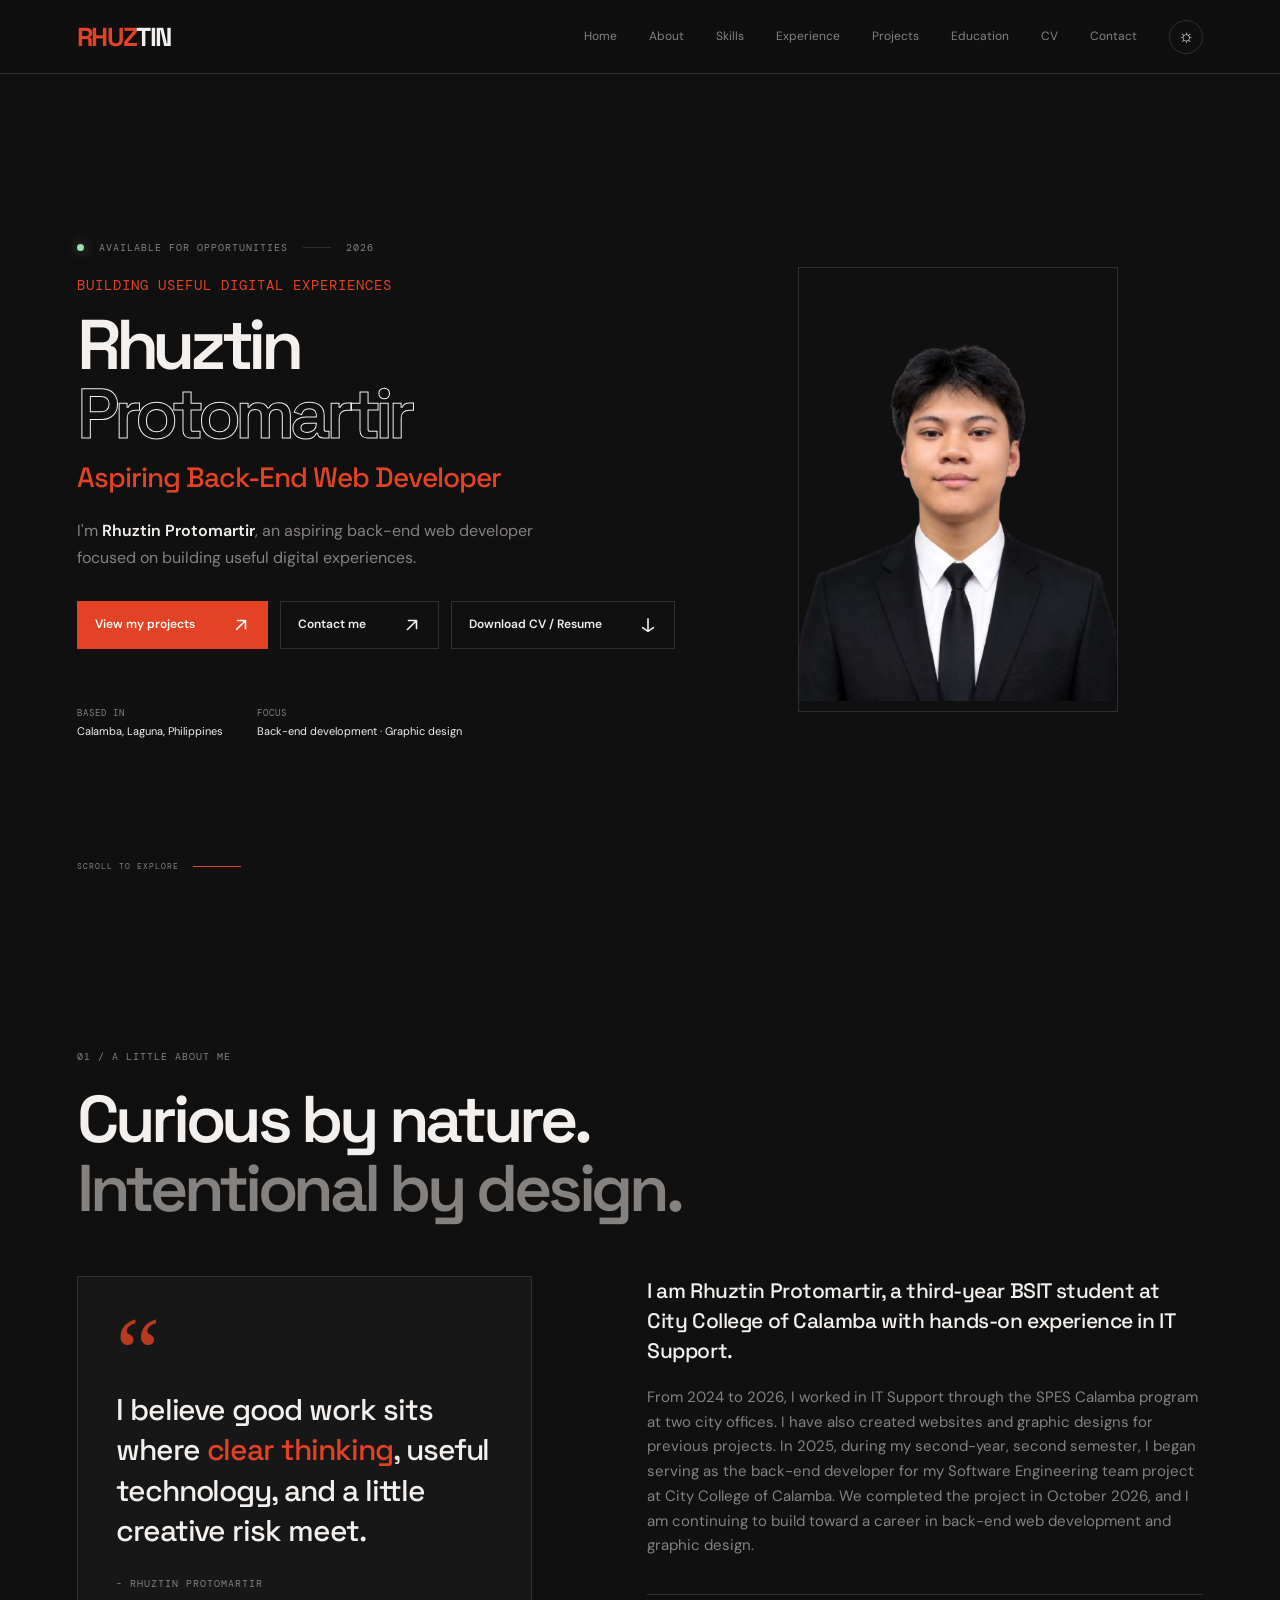
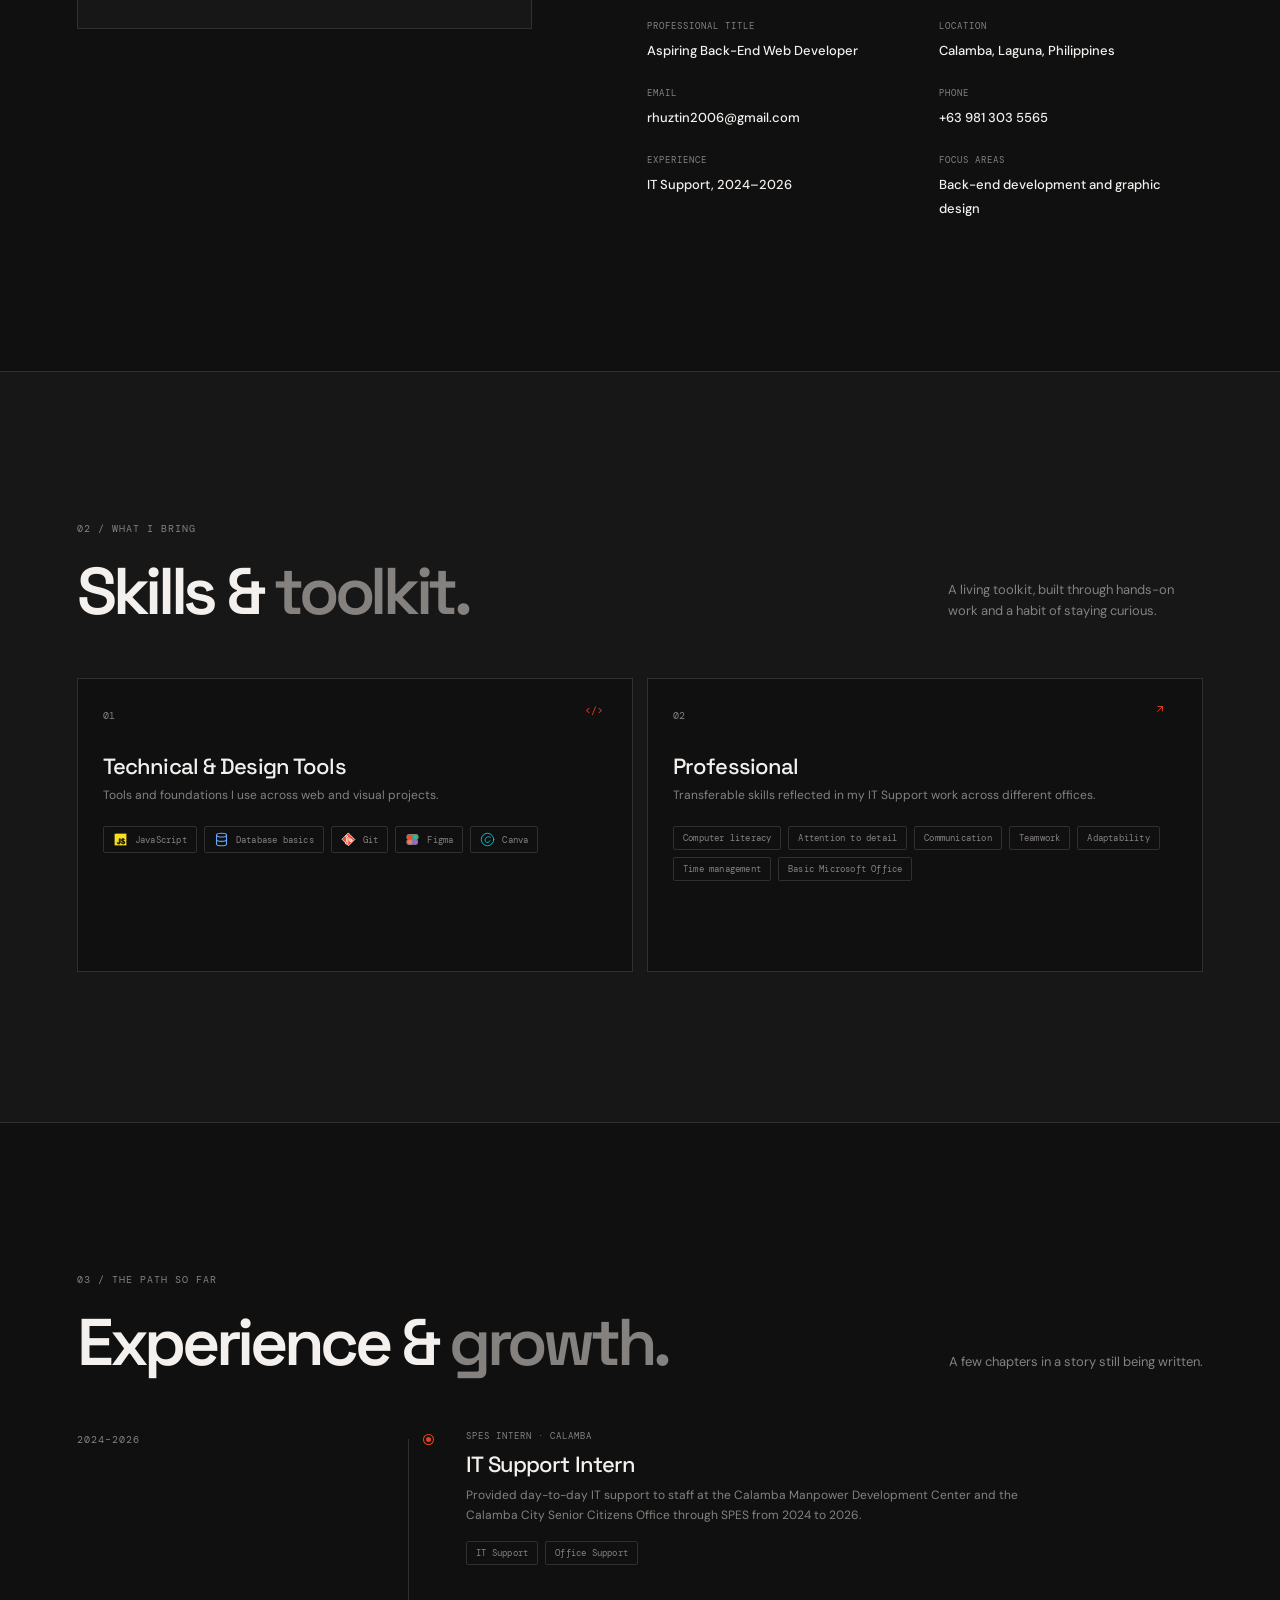
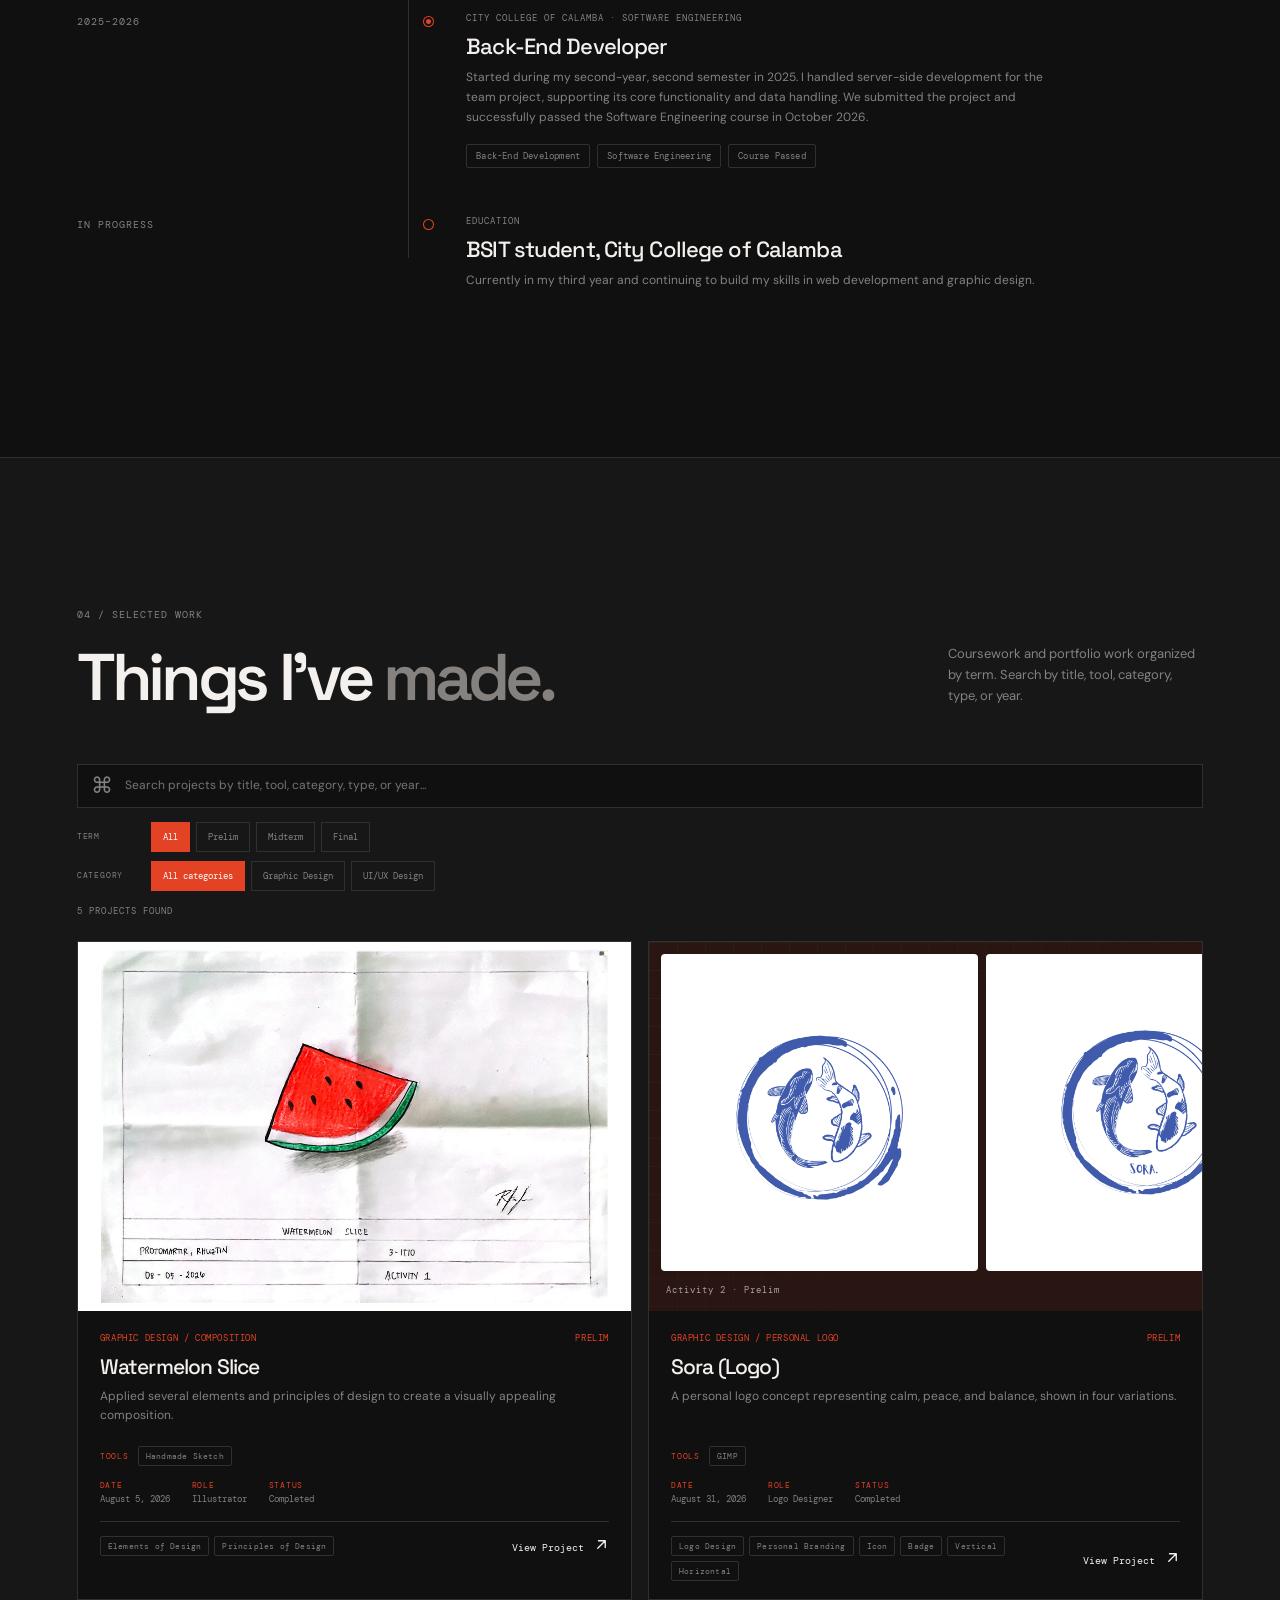
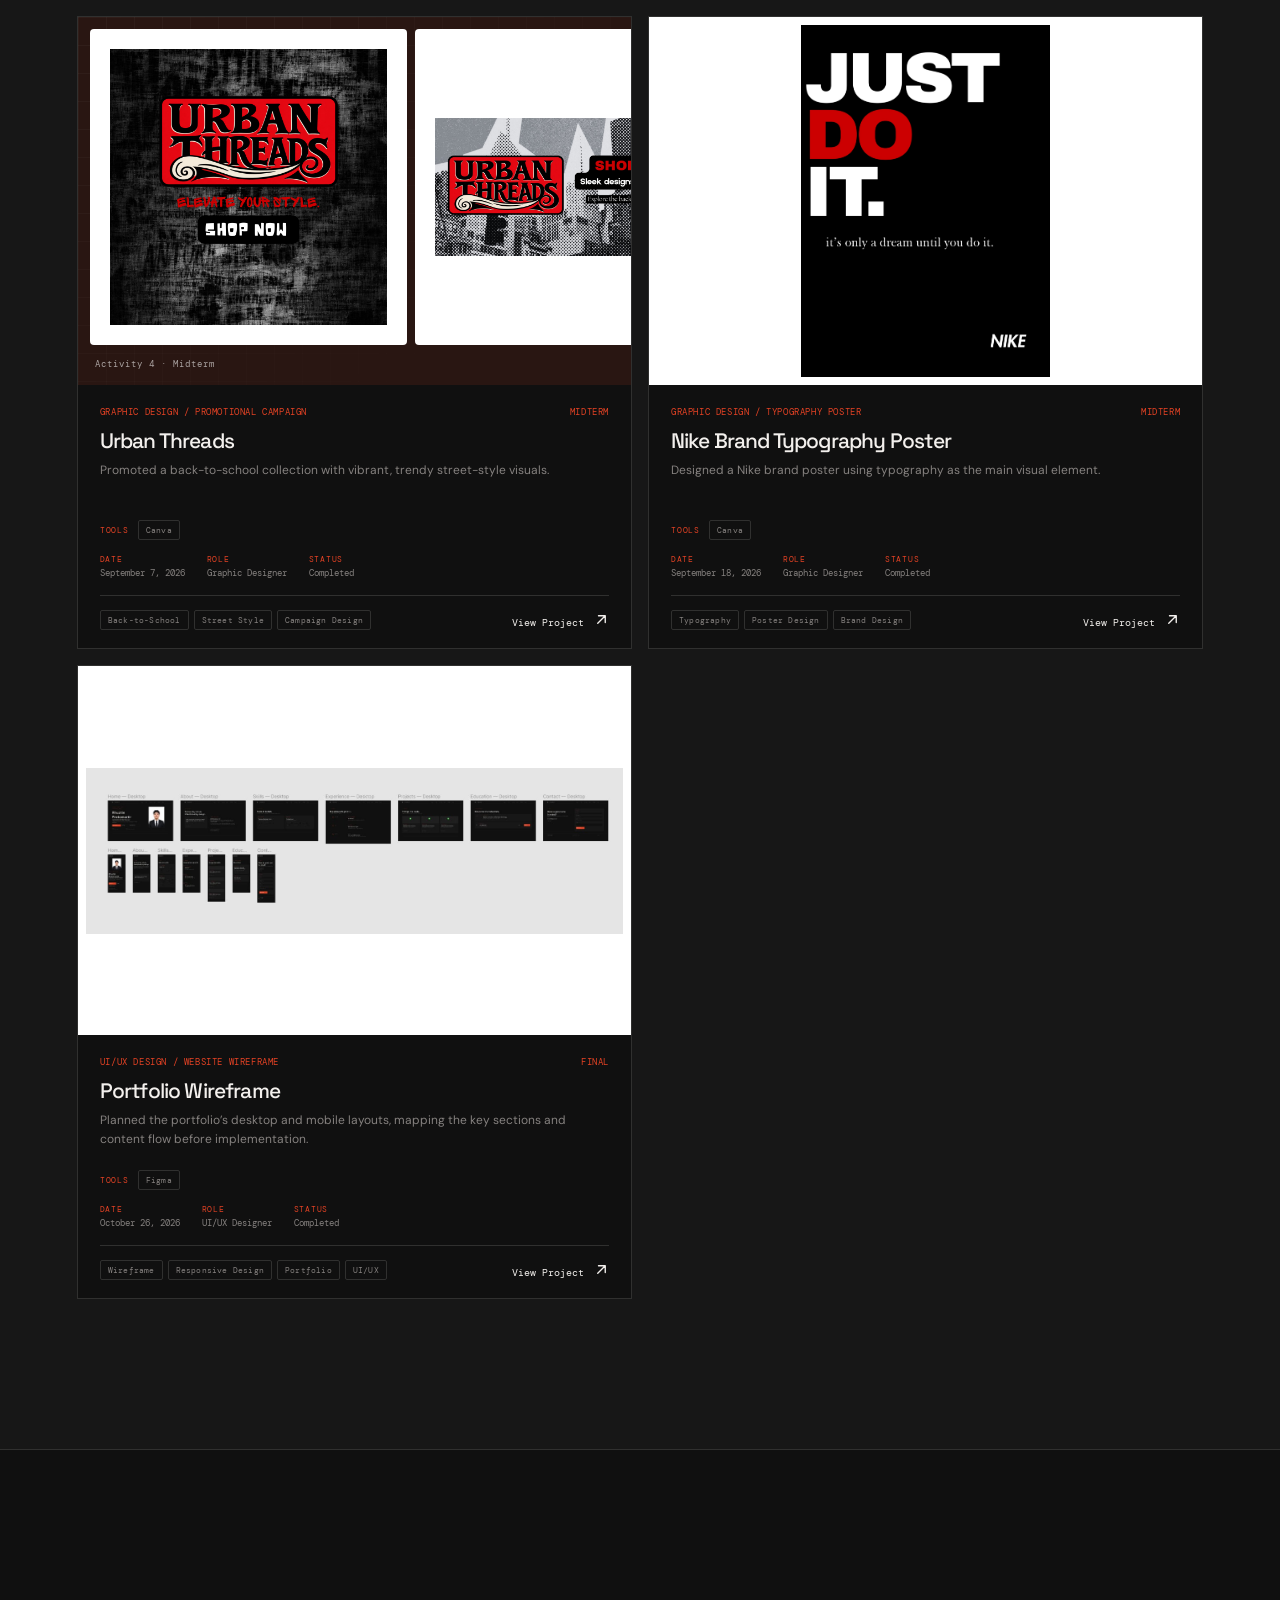
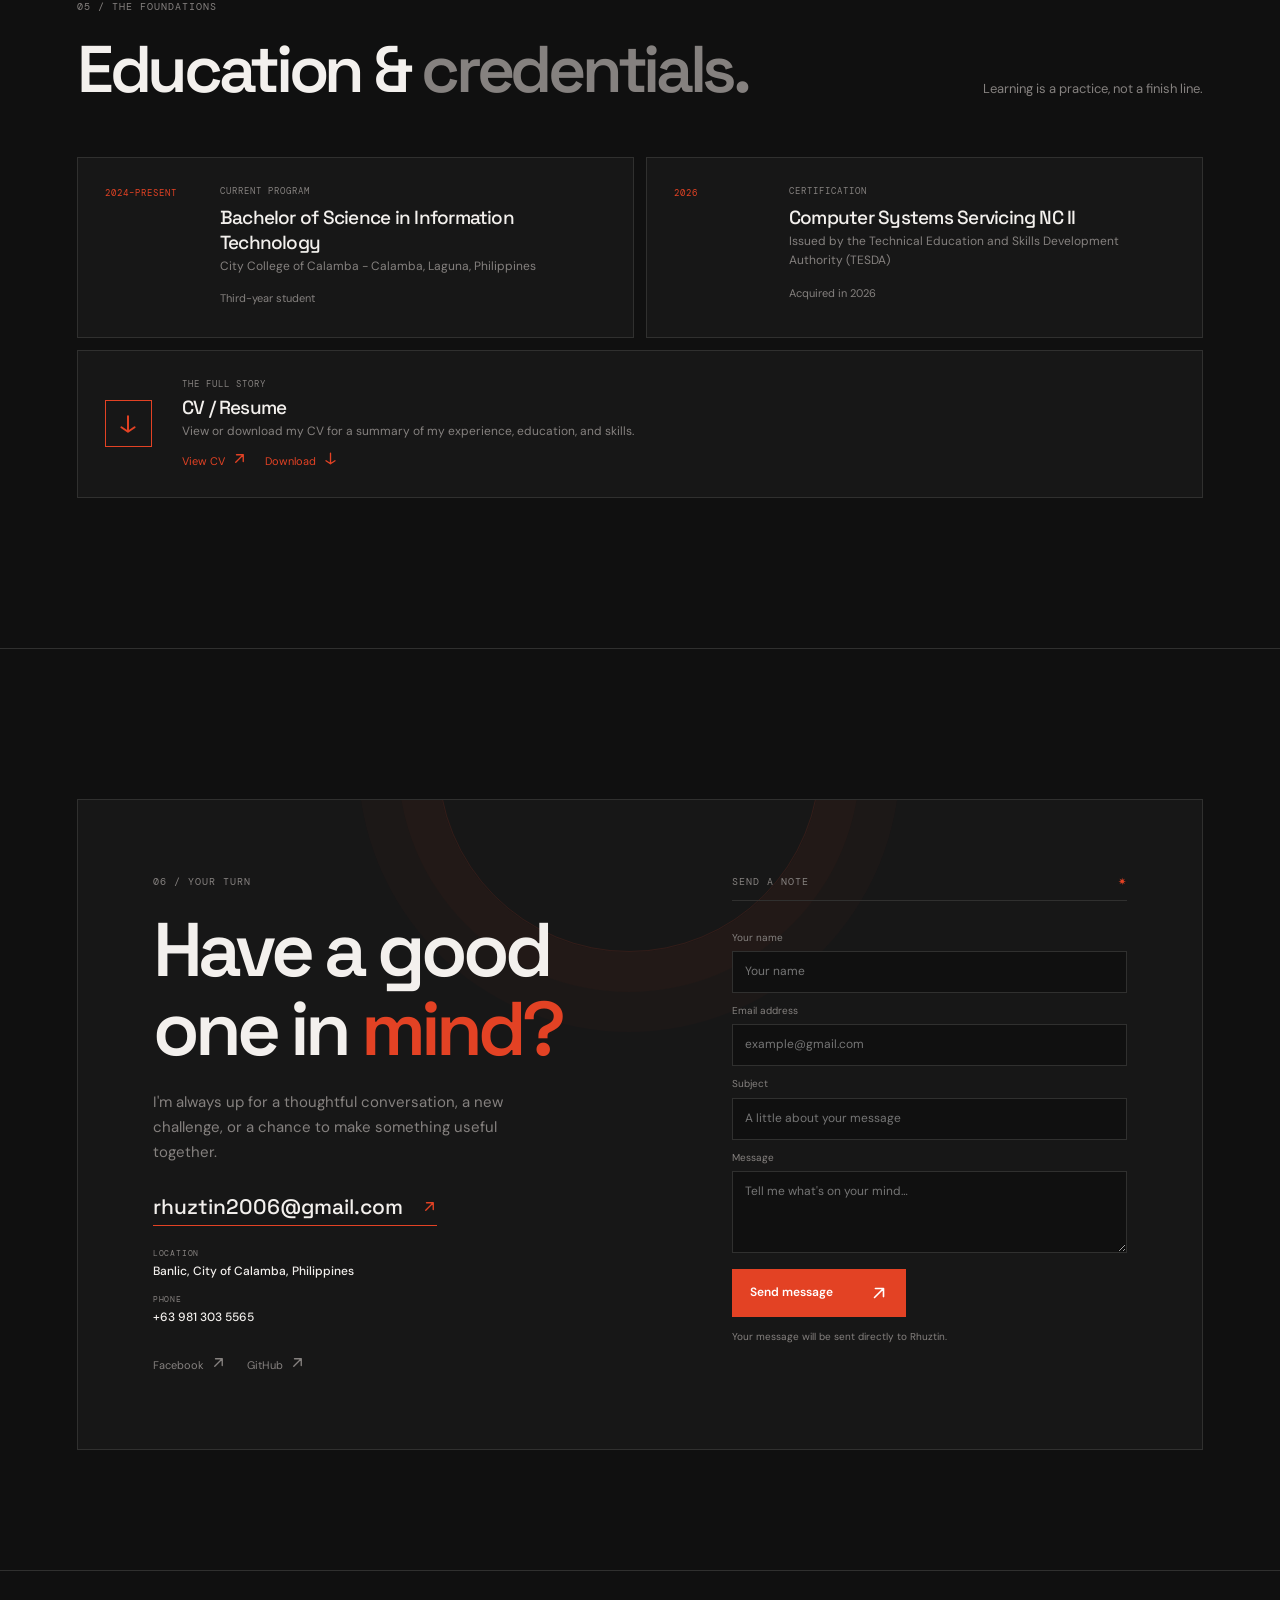
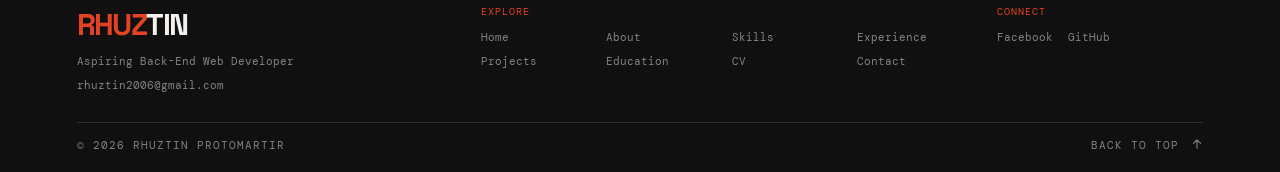
<file: index.html>
﻿<!doctype html>
<html lang="en">
  <head>
    <meta charset="utf-8">
    <meta name="viewport" content="width=device-width, initial-scale=1">
    <title>Rhuztin Protomartir | Aspiring Back-End Web Developer</title>
    <meta name="description" content="Portfolio of Rhuztin Protomartir, aspiring back-end web developer and graphic designer in Calamba, Laguna.">
    <meta name="keywords" content="portfolio, web development, design, technology">
    <meta name="theme-color" content="#101010">
    <meta property="og:type" content="website">
    <meta property="og:title" content="Rhuztin Protomartir | Aspiring Back-End Web Developer">
    <meta property="og:description" content="Selected work, skills, and experience from Rhuztin Protomartir.">
    <meta property="og:url" content="https://rhuzgg.github.io/Protomartir-Rhuztin-Portfolio/">
    <meta property="og:image" content="https://rhuzgg.github.io/Protomartir-Rhuztin-Portfolio/assets/rhuztin-protomartir.png">
    <meta name="twitter:card" content="summary_large_image">
    <link rel="canonical" href="https://rhuzgg.github.io/Protomartir-Rhuztin-Portfolio/">
    <link rel="icon" href="assets/favicon.svg" type="image/svg+xml">
    <link rel="stylesheet" href="css/styles.css">
    <script>
      try {
        document.documentElement.dataset.theme =
          localStorage.getItem('portfolio-theme') || 'dark';
      } catch (error) {
        // Storage may be unavailable in private browsing contexts.
      }
    </script>
  </head>
  <body>
    <a class="skip-link" href="#main">Skip to content</a>

    <header class="site-header">
      <a class="brand" href="#home" aria-label="Rhuztin, home">
        <span class="brand-mark brand-wordmark"><span class="brand-orange">RHUZ</span><span class="brand-white">TIN</span></span>
      </a>

      <button class="menu-toggle" aria-label="Open navigation" aria-expanded="false">
        <span></span>
        <span></span>
      </button>

      <nav class="nav" aria-label="Main navigation">
        <a href="#home">Home</a>
        <a href="#about">About</a>
        <a href="#skills">Skills</a>
        <a href="#experience">Experience</a>
        <a href="#projects">Projects</a>
        <a href="#education">Education</a>
        <a href="#cv">CV</a>
        <a href="#contact">Contact</a>
        <button class="theme-toggle" aria-label="Switch to light mode" title="Switch theme">
          <span class="theme-icon">&#9790;</span>
        </button>
      </nav>
    </header>

    <main id="main">
      <section class="hero section-wrap" id="home">
        <div class="hero-copy">
          <p class="eyebrow">
            <span class="status-dot"></span>
            AVAILABLE FOR OPPORTUNITIES
            <span class="eyebrow-line"></span>
            2026
          </p>
          <p class="hero-kicker">BUILDING USEFUL DIGITAL EXPERIENCES</p>
          <h1>
            Rhuztin<br>
            <span class="outline-text">Protomartir</span><br>

          </h1>
          <p class="hero-role">Aspiring Back-End Web Developer</p>
          <p class="hero-intro">
            I&#39;m <strong>Rhuztin Protomartir</strong>, an aspiring back-end web developer focused on building useful digital experiences.
          </p>
          <div class="hero-actions">
            <a class="button button-primary" href="#projects">
              View my projects <svg class="button-icon" viewBox="0 0 20 20" fill="none" aria-hidden="true"><path d="M5 15 15 5M6 5h9v9" stroke="currentColor" stroke-width="1.8" stroke-linecap="round" stroke-linejoin="round"/></svg>
            </a>
            <a class="button button-quiet" href="#contact">
              Contact me <svg class="button-icon" viewBox="0 0 20 20" fill="none" aria-hidden="true"><path d="M5 15 15 5M6 5h9v9" stroke="currentColor" stroke-width="1.8" stroke-linecap="round" stroke-linejoin="round"/></svg>
            </a>
            <a class="button button-quiet" href="assets/rhuztin-protomartir-cv.pdf" download>
              Download CV / Resume <svg class="button-icon" viewBox="0 0 20 20" fill="none" aria-hidden="true"><path d="M10 3v14m-6-4 6 4 6-4" stroke="currentColor" stroke-width="1.8" stroke-linecap="round" stroke-linejoin="round"/></svg>
            </a>
          </div>
          <div class="hero-meta">
            <span>BASED IN<strong>Calamba, Laguna, Philippines</strong></span>
            <span>FOCUS<strong>Back-end development &middot; Graphic design</strong></span>
          </div>
        </div>

        <div class="hero-art profile-art">
          <img class="profile-photo" src="assets/rhuztin-protomartir.png" alt="Professional portrait of Rhuztin Protomartir">
        </div>

        <a class="scroll-cue" href="#about">
          <span>SCROLL TO EXPLORE</span>
          <span class="scroll-line"></span>
        </a>
      </section>

      <section class="about section-wrap section-pad" id="about">
  <div class="section-heading">
    <p class="eyebrow">01 / A LITTLE ABOUT ME</p>
    <h2>Curious by nature.<br><span class="muted">Intentional by design.</span></h2>
  </div>
  <div class="about-grid">
    <div class="about-note">
      <span class="note-mark">&ldquo;</span>
      <p>I believe good work sits where <em>clear thinking</em>, useful technology, and a little creative risk meet.</p>
      <span class="note-signature">- RHUZTIN PROTOMARTIR</span>
    </div>
    <div class="about-copy">
      <p class="lead">I am Rhuztin Protomartir, a third-year BSIT student at City College of Calamba with hands-on experience in IT Support.</p>
      <p>From 2024 to 2026, I worked in IT Support through the SPES Calamba program at two city offices. I have also created websites and graphic designs for previous projects. In 2025, during my second-year, second semester, I began serving as the back-end developer for my Software Engineering team project at City College of Calamba. We completed the project in October 2026, and I am continuing to build toward a career in back-end web development and graphic design.</p>
      <div class="facts-grid">
        <div><span>PROFESSIONAL TITLE</span><strong>Aspiring Back-End Web Developer</strong></div>
        <div><span>LOCATION</span><strong>Calamba, Laguna, Philippines</strong></div>
        <div><span>EMAIL</span><strong><a href="mailto:rhuztin2006@gmail.com">rhuztin2006@gmail.com</a></strong></div>
        <div><span>PHONE</span><strong><a href="tel:+639813035565">+63 981 303 5565</a></strong></div>
        <div><span>EXPERIENCE</span><strong>IT Support, 2024–2026</strong></div>
        <div><span>FOCUS AREAS</span><strong>Back-end development and graphic design</strong></div>
      </div>
    </div>
  </div>
</section>

      <section class="skills section-wrap section-pad" id="skills">
        <div class="section-heading heading-row">
          <div>
            <p class="eyebrow">02 / WHAT I BRING</p>
            <h2>Skills &amp; <span class="muted">toolkit.</span></h2>
          </div>
          <p class="section-aside">A living toolkit, built through hands-on work and a habit of staying curious.</p>
        </div>
        <div class="skill-groups">
  <article class="skill-group">
    <div class="group-top"><span>01</span><span class="group-icon">&lt;/&gt;</span></div>
    <h3>Technical &amp; Design Tools</h3>
    <p>Tools and foundations I use across web and visual projects.</p>
    <div class="tags technical-tags">
      <span class="skill-tag"><svg class="skill-icon js-icon" viewBox="0 0 24 24" aria-hidden="true"><rect x="2" y="2" width="20" height="20" rx="2"/><path d="M14.2 16.5c.4.7.9 1.1 1.8 1.1.7 0 1.1-.3 1.1-.8 0-.6-.5-.8-1.3-1.2l-.4-.2c-1.2-.5-2-1.2-2-2.6 0-1.3 1-2.3 2.6-2.3 1.1 0 1.9.4 2.4 1.4l-1.3.8c-.3-.5-.6-.8-1.1-.8-.5 0-.8.3-.8.7 0 .5.3.7 1.1 1l.4.2c1.5.7 2.3 1.3 2.3 2.8 0 1.6-1.2 2.5-2.9 2.5-1.7 0-2.7-.8-3.2-1.9zm-6.2.2c.3.5.6.9 1.2.9.5 0 .8-.2.8-1v-5.9h1.7v5.9c0 1.8-1 2.6-2.5 2.6-1.3 0-2.1-.7-2.5-1.6z"/></svg>JavaScript</span>
      <span class="skill-tag"><svg class="skill-icon database-icon" viewBox="0 0 24 24" aria-hidden="true"><ellipse cx="12" cy="5" rx="8" ry="3"/><path d="M4 5v14c0 1.7 3.6 3 8 3s8-1.3 8-3V5M4 12c0 1.7 3.6 3 8 3s8-1.3 8-3"/></svg>Database basics</span>
      <span class="skill-tag"><svg class="skill-icon git-icon" viewBox="0 0 24 24" aria-hidden="true"><path d="m12 2 10 10-10 10L2 12z"/><path d="M9 7v8.5a2 2 0 1 0 2 2V10l3 3a2 2 0 1 0 1.4-1.4L12 8.2"/><circle cx="9" cy="7" r="1.5"/><circle cx="15" cy="13" r="1.5"/></svg>Git</span>
      <span class="skill-tag"><svg class="skill-icon figma-icon" viewBox="0 0 24 24" aria-hidden="true"><path fill="#f24e1e" d="M12 12H7a4 4 0 0 1 0-8h5z"/><path fill="#ff7262" d="M12 12H7a4 4 0 0 0 0 8h5z"/><circle fill="#a259ff" cx="16" cy="16" r="4"/><path fill="#1abcfe" d="M12 4h5a4 4 0 0 1 0 8h-5z"/><circle fill="#0acf83" cx="16" cy="8" r="4"/></svg>Figma</span>
      <span class="skill-tag"><svg class="skill-icon canva-icon" viewBox="0 0 24 24" aria-hidden="true"><circle cx="12" cy="12" r="10"/><path d="M16.8 8.5c-1.2-1-3.1-1.2-4.9-.5-2.5 1-4.2 3.7-3.7 6 .4 2.2 2.5 3.3 4.8 2.5 1.2-.4 2.2-1.3 2.8-2.4"/></svg>Canva</span>
    </div>
  </article>
  <article class="skill-group">
    <div class="group-top"><span>02</span><span class="group-icon" aria-hidden="true"><svg viewBox="0 0 20 20"><path d="M5 15 15 5M6 5h9v9"/></svg></span></div>
    <h3>Professional</h3>
    <p>Transferable skills reflected in my IT Support work across different offices.</p>
    <div class="tags">
      <span>Computer literacy</span>
      <span>Attention to detail</span>
      <span>Communication</span>
      <span>Teamwork</span>
      <span>Adaptability</span>
      <span>Time management</span>
      <span>Basic Microsoft Office</span>
    </div>
  </article>
</div>
      </section>

      <section class="experience section-wrap section-pad" id="experience">
  <div class="section-heading heading-row">
    <div>
      <p class="eyebrow">03 / THE PATH SO FAR</p>
      <h2>Experience &amp; <span class="muted">growth.</span></h2>
    </div>
    <p class="section-aside">A few chapters in a story still being written.</p>
  </div>
  <div class="timeline">
    <article class="timeline-item">
      <div class="timeline-date">2024–2026</div>
      <div class="timeline-marker"></div>
      <div class="timeline-content">
        <p class="eyebrow">SPES INTERN · CALAMBA</p>
        <h3>IT Support Intern</h3>
        <p>Provided day-to-day IT support to staff at the Calamba Manpower Development Center and the Calamba City Senior Citizens Office through SPES from 2024 to 2026.</p>
        <div class="tags"><span>IT Support</span><span>Office Support</span></div>
      </div>
    </article>
    <article class="timeline-item">
      <div class="timeline-date">2025–2026</div>
      <div class="timeline-marker"></div>
      <div class="timeline-content">
        <p class="eyebrow">CITY COLLEGE OF CALAMBA · SOFTWARE ENGINEERING</p>
        <h3>Back-End Developer</h3>
        <p>Started during my second-year, second semester in 2025. I handled server-side development for the team project, supporting its core functionality and data handling. We submitted the project and successfully passed the Software Engineering course in October 2026.</p>
        <div class="tags"><span>Back-End Development</span><span>Software Engineering</span><span>Course Passed</span></div>
      </div>
    </article>
    <article class="timeline-item">
      <div class="timeline-date">IN PROGRESS</div>
      <div class="timeline-marker marker-hollow"></div>
      <div class="timeline-content">
        <p class="eyebrow">EDUCATION</p>
        <h3>BSIT student, City College of Calamba</h3>
        <p>Currently in my third year and continuing to build my skills in web development and graphic design.</p>
      </div>
    </article>
  </div>
</section>

      <section class="projects section-wrap section-pad" id="projects">
        <div class="section-heading heading-row">
          <div>
            <p class="eyebrow">04 / SELECTED WORK</p>
            <h2>Things I&#39;ve <span class="muted">made.</span></h2>
          </div>
          <p class="section-aside">Coursework and portfolio work organized by term. Search by title, tool, category, type, or year.</p>
        </div>
        <div class="project-tools">
          <label class="search-box">
            <span aria-hidden="true">&#8984;</span>
            <input id="project-search" type="search" placeholder="Search projects by title, tool, category, type, or year..." aria-label="Search projects by title, tool, category, type, or year">
          </label>
          <div class="project-filter-groups">
            <div class="filter-group">
              <span class="filter-label">TERM</span>
              <div class="filter-list" id="project-filters" aria-label="Filter projects by term"></div>
            </div>
            <div class="filter-group">
              <span class="filter-label">CATEGORY</span>
              <div class="filter-list" id="category-filters" aria-label="Filter projects by category"></div>
            </div>
          </div>
          <span class="result-count" id="result-count" aria-live="polite"></span>
        </div>
        <div class="project-grid" id="project-grid"></div>
        <p class="empty-state" id="empty-state" hidden>No projects match that search. Try another term or filter.</p>
      </section>

      <section class="education section-wrap section-pad" id="education">
  <div class="section-heading heading-row">
    <div>
      <p class="eyebrow">05 / THE FOUNDATIONS</p>
      <h2>Education &amp; <span class="muted">credentials.</span></h2>
    </div>
    <p class="section-aside">Learning is a practice, not a finish line.</p>
  </div>
  <div class="education-grid">
    <article class="education-card">
      <span class="edu-year">2024–PRESENT</span>
      <div>
        <p class="eyebrow">CURRENT PROGRAM</p>
        <h3>Bachelor of Science in Information Technology</h3>
        <p>City College of Calamba - Calamba, Laguna, Philippines</p>
        <span class="edu-detail">Third-year student</span>
      </div>
    </article>
    <article class="education-card">
      <span class="edu-year">2026</span>
      <div>
        <p class="eyebrow">CERTIFICATION</p>
        <h3>Computer Systems Servicing NC II</h3>
        <p>Issued by the Technical Education and Skills Development Authority (TESDA)</p>
        <span class="edu-detail">Acquired in 2026</span>
      </div>
    </article>
    <article class="education-card cv-card" id="cv">
      <span class="cv-icon" aria-hidden="true"><svg viewBox="0 0 20 20"><path d="M10 3v14m-6-4 6 4 6-4"/></svg></span>
      <div>
        <p class="eyebrow">THE FULL STORY</p>
        <h3>CV / Resume</h3>
        <p>View or download my CV for a summary of my experience, education, and skills.</p>
        <div class="cv-actions">
          <a class="text-link" href="assets/rhuztin-protomartir-cv.pdf" target="_blank" rel="noopener">View CV <svg class="inline-arrow" viewBox="0 0 20 20" aria-hidden="true"><path d="M5 15 15 5M6 5h9v9"/></svg></a>
          <a class="text-link" href="assets/rhuztin-protomartir-cv.pdf" download>Download <svg class="inline-arrow down-arrow" viewBox="0 0 20 20" aria-hidden="true"><path d="M10 3v14m-6-4 6 4 6-4"/></svg></a>
        </div>
      </div>
    </article>
  </div>
</section>

      <section class="contact section-wrap section-pad" id="contact">
        <div class="contact-panel">
          <div class="contact-copy">
            <p class="eyebrow">06 / YOUR TURN</p>
            <h2>Have a good<br>one in <span class="accent">mind?</span></h2>
            <p>I&#39;m always up for a thoughtful conversation, a new challenge, or a chance to make something useful together.</p>
            <a class="contact-email" href="mailto:rhuztin2006@gmail.com">rhuztin2006@gmail.com <svg class="inline-arrow" viewBox="0 0 20 20" aria-hidden="true"><path d="M5 15 15 5M6 5h9v9"/></svg></a>
            <div class="contact-details">
              <p><span>LOCATION</span><strong>Banlic, City of Calamba, Philippines</strong></p>
              <p><span>PHONE</span><strong><a href="tel:+639813035565">+63 981 303 5565</a></strong></p>
            </div>
            <div class="social-links">
              <a href="https://www.facebook.com/handsomerhuz?mibextid=wwXIfr&amp;rdid=da6cW8B48UGMz7MO&amp;share_url=https%3A%2F%2Fwww.facebook.com%2Fshare%2F19YXBNkRjc%2F%3Fmibextid%3DwwXIfr" target="_blank" rel="noopener noreferrer">Facebook <svg class="inline-arrow" viewBox="0 0 20 20" aria-hidden="true"><path d="M5 15 15 5M6 5h9v9"/></svg></a>
              <a href="https://github.com/rhuzGG" target="_blank" rel="noopener noreferrer">GitHub <svg class="inline-arrow" viewBox="0 0 20 20" aria-hidden="true"><path d="M5 15 15 5M6 5h9v9"/></svg></a>
            </div>
          </div>
          <form class="contact-form" id="contact-form">
            <p class="form-heading">SEND A NOTE <span>&#10039;</span></p>
            <label for="contact-name">Your name</label>
            <input id="contact-name" name="name" autocomplete="name" required maxlength="100" placeholder="Your name">
            <label for="contact-email">Email address</label>
            <input id="contact-email" name="email" type="email" autocomplete="email" required maxlength="254" placeholder="example@gmail.com">
            <label for="contact-subject">Subject</label>
            <input id="contact-subject" name="subject" required maxlength="120" placeholder="A little about your message">
            <label for="contact-message">Message</label>
            <textarea id="contact-message" name="message" rows="3" required maxlength="2000" placeholder="Tell me what&#39;s on your mind&#8230;"></textarea>
            <div class="honeypot" aria-hidden="true">
              <label for="website">Leave this field blank</label>
              <input id="website" name="website" tabindex="-1" autocomplete="off">
            </div>
            <button class="button button-primary" type="submit">Send message <svg class="button-icon" viewBox="0 0 20 20" fill="none" aria-hidden="true"><path d="M5 15 15 5M6 5h9v9" stroke="currentColor" stroke-width="1.8" stroke-linecap="round" stroke-linejoin="round"/></svg></button>
            <p class="form-note">Your message will be sent directly to Rhuztin.</p>
          </form>
        </div>
      </section>
    </main>

    <footer class="site-footer">
      <div class="footer-identity">
        <a class="brand" href="#home" aria-label="Rhuztin, home"><span class="brand-mark brand-wordmark"><span class="brand-orange">RHUZ</span><span class="brand-white">TIN</span></span></a>
        <span class="footer-title">Aspiring Back-End Web Developer</span>
        <a class="footer-email" href="mailto:rhuztin2006@gmail.com">rhuztin2006@gmail.com</a>
      </div>
      <nav class="footer-nav" aria-label="Footer navigation">
        <span class="footer-heading">EXPLORE</span>
        <div class="footer-nav-links"><a href="#home">Home</a><a href="#about">About</a><a href="#skills">Skills</a><a href="#experience">Experience</a><a href="#projects">Projects</a><a href="#education">Education</a><a href="#cv">CV</a><a href="#contact">Contact</a></div>
      </nav>
      <div class="footer-connect">
        <span class="footer-heading">CONNECT</span>
        <div class="footer-socials">
          <a href="https://www.facebook.com/handsomerhuz?mibextid=wwXIfr&amp;rdid=da6cW8B48UGMz7MO&amp;share_url=https%3A%2F%2Fwww.facebook.com%2Fshare%2F19YXBNkRjc%2F%3Fmibextid%3DwwXIfr" target="_blank" rel="noopener noreferrer">Facebook</a>
          <a href="https://github.com/rhuzGG" target="_blank" rel="noopener noreferrer">GitHub</a>
        </div>
      </div>
      <div class="footer-bottom">
        <span class="footer-copy">&copy; <span id="year">2026</span> RHUZTIN PROTOMARTIR</span>
        <a class="back-top" href="#home">BACK TO TOP <svg class="inline-arrow up-arrow" viewBox="0 0 20 20" aria-hidden="true"><path d="M10 17V3m-6 6 6-6 6 6"/></svg></a>
      </div>
    </footer>

      <dialog class="artwork-dialog" id="artwork-dialog" aria-labelledby="artwork-title">
        <div class="artwork-viewer">
          <header class="artwork-viewer-header">
            <div>
              <p class="eyebrow">PROJECT ARTWORK</p>
              <h2 id="artwork-title"></h2>
            </div>
            <div class="artwork-viewer-actions">
              <span id="artwork-counter" aria-live="polite"></span>
              <button class="viewer-close" type="button" aria-label="Close artwork viewer">&times;</button>
            </div>
          </header>
          <div class="artwork-viewer-stage">
            <button class="viewer-arrow" id="artwork-previous" type="button" aria-label="Previous artwork"><svg viewBox="0 0 20 20" aria-hidden="true"><path d="M16 10H4m6-6-6 6 6 6"/></svg></button>
            <div class="artwork-media" id="artwork-media"></div>
            <button class="viewer-arrow" id="artwork-next" type="button" aria-label="Next artwork"><svg viewBox="0 0 20 20" aria-hidden="true"><path d="M4 10h12m-6-6 6 6-6 6"/></svg></button>
          </div>
          <div class="artwork-thumbnails" id="artwork-thumbnails" aria-label="Choose a Sora logo variation"></div>
          <p class="viewer-hint">Use the arrow keys to browse. Press Escape to close.</p>
        </div>
      </dialog>
      <div class="toast" id="toast" role="status" aria-live="polite"></div>
    <script src="js/projects.js"></script>
    <script src="js/app.js"></script>
  </body>
</html>
</file>
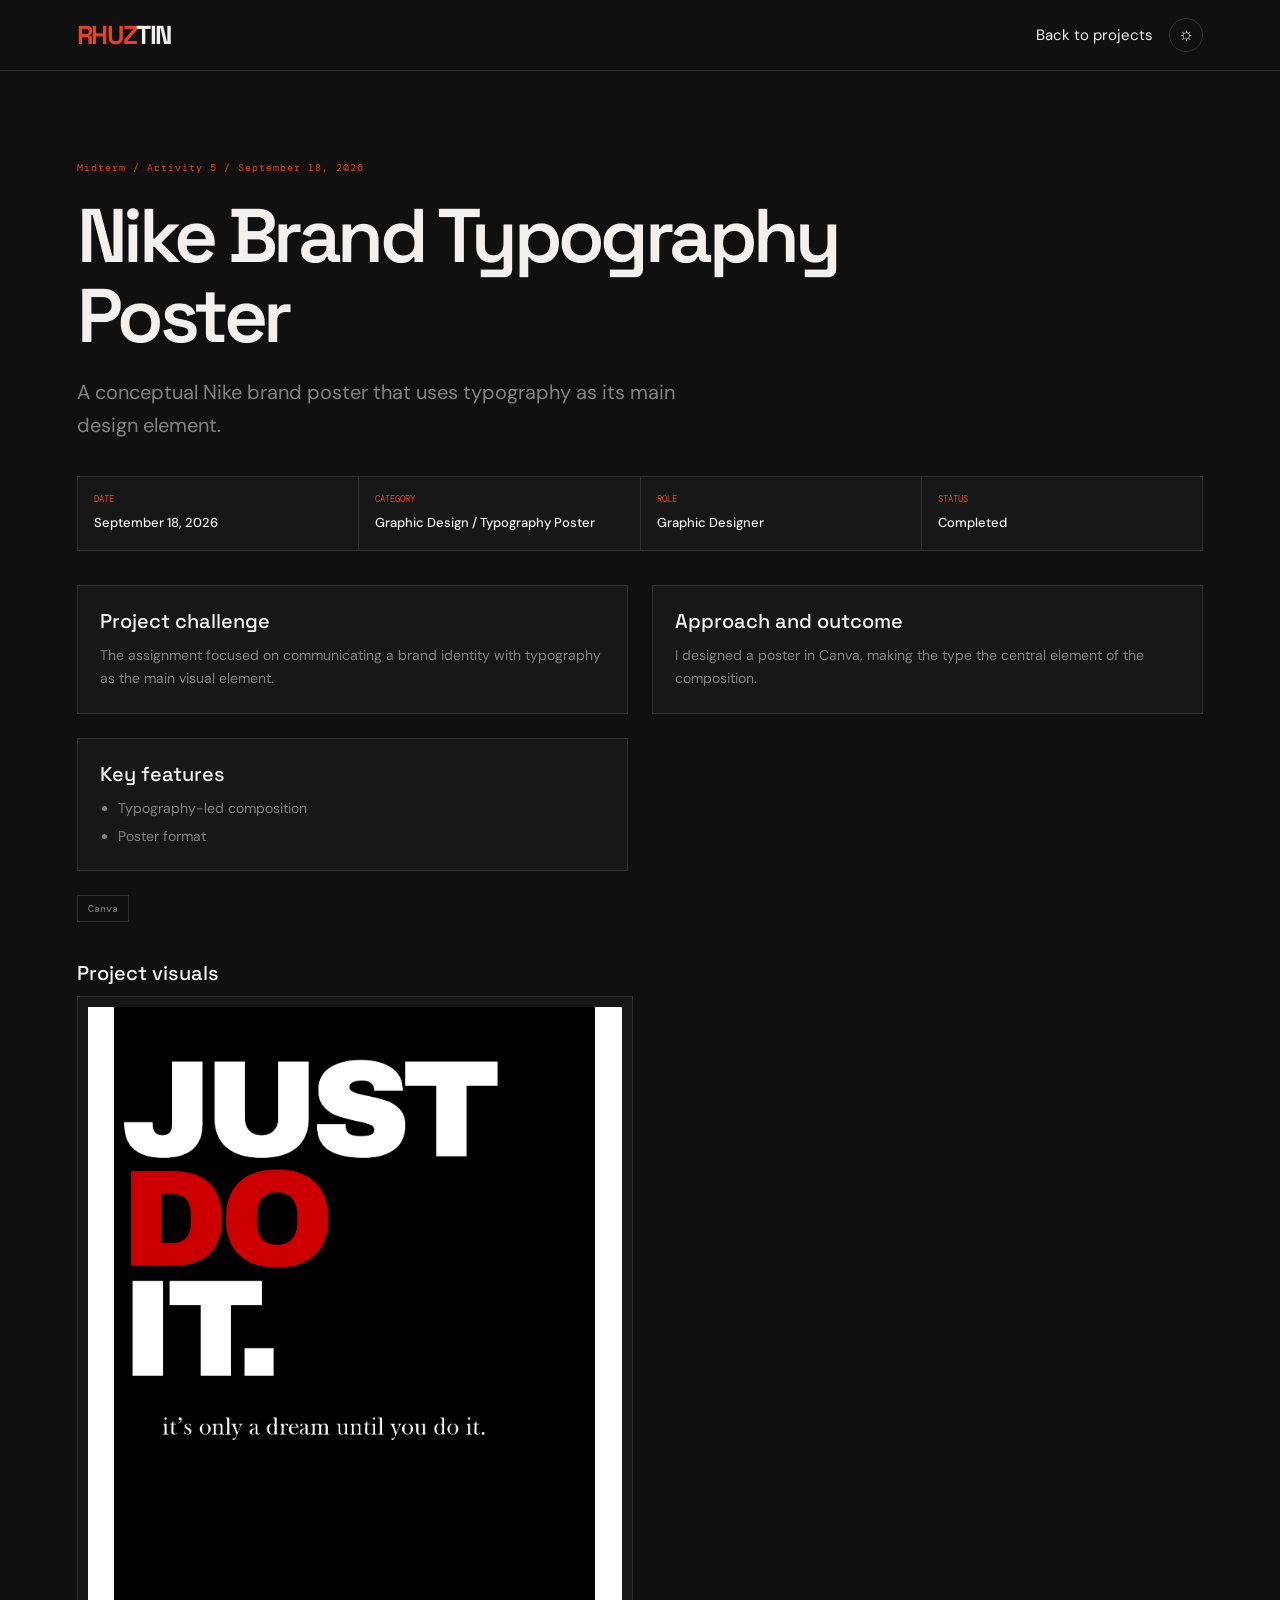
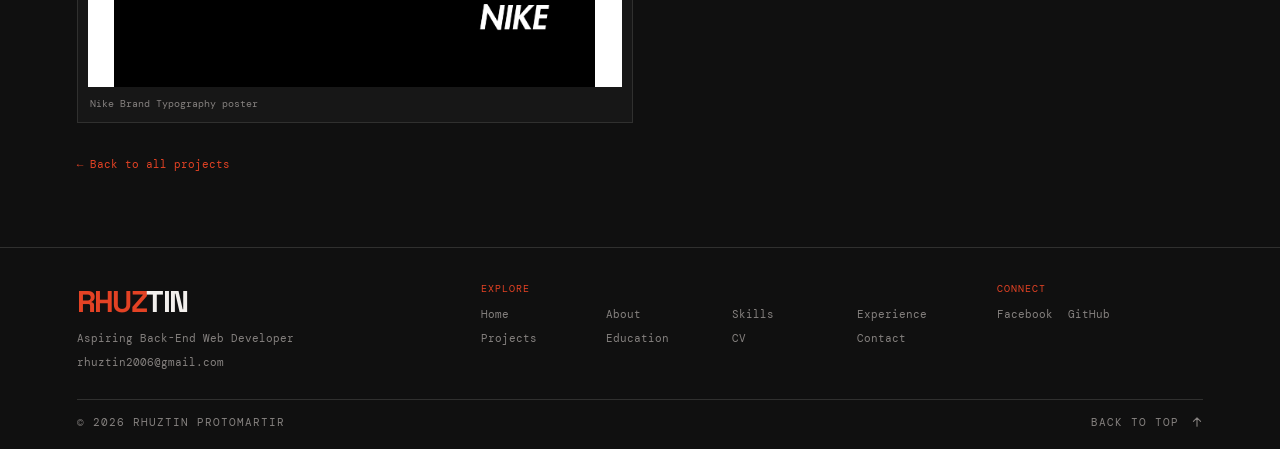
<file: projects/nike-typography-poster/index.html>
<!doctype html>
<html lang="en">
<head>
  <meta charset="utf-8">
  <meta name="viewport" content="width=device-width, initial-scale=1">
  <title>Nike Brand Typography Poster | Rhuztin Protomartir</title>
  <meta name="description" content="A conceptual Nike brand poster that uses typography as its main design element.">
  <link rel="canonical" href="https://rhuzgg.github.io/Protomartir-Rhuztin-Portfolio/projects/nike-typography-poster/">
  <meta property="og:type" content="article">
  <meta property="og:title" content="Nike Brand Typography Poster | Rhuztin Protomartir">
  <meta property="og:description" content="A Nike brand poster designed around typography as its main visual element.">
  <meta property="og:url" content="https://rhuzgg.github.io/Protomartir-Rhuztin-Portfolio/projects/nike-typography-poster/">
  <meta property="og:image" content="https://rhuzgg.github.io/Protomartir-Rhuztin-Portfolio/assets/Nike%20Brand%20Typography.jpg">
  <meta name="theme-color" content="#101010">
  <link rel="icon" href="../../assets/favicon.svg" type="image/svg+xml">
  <link rel="stylesheet" href="../../css/styles.css">
  <script>
    try {
      document.documentElement.dataset.theme =
        localStorage.getItem('portfolio-theme') || 'dark';
    } catch (error) {
      // Storage may be unavailable in private browsing contexts.
    }
  </script>
  <script src="../../js/theme.js" defer></script>
</head>
<body>
  <header class="project-detail-nav">
    <a class="brand" href="../../index.html#home" aria-label="Rhuztin, home"><span class="brand-mark brand-wordmark"><span class="brand-orange">RHUZ</span><span class="brand-white">TIN</span></span></a>
    <div class="project-detail-actions">
      <a href="../../index.html#projects">Back to projects</a>
      <button class="theme-toggle" type="button" aria-label="Switch to light mode" title="Switch theme"><span class="theme-icon" aria-hidden="true">&#9788;</span></button>
    </div>
  </header>
  <main class="project-detail section-wrap">
    <header class="project-detail-heading">
      <p class="eyebrow">Midterm / Activity 5 / September 18, 2026</p>
      <h1>Nike Brand Typography Poster</h1>
      <p class="project-detail-summary">A conceptual Nike brand poster that uses typography as its main design element.</p>
    </header>
    <div class="project-detail-meta">
      <div><span>DATE</span><strong>September 18, 2026</strong></div>
      <div><span>CATEGORY</span><strong>Graphic Design / Typography Poster</strong></div>
      <div><span>ROLE</span><strong>Graphic Designer</strong></div>
      <div><span>STATUS</span><strong>Completed</strong></div>
    </div>
    <div class="project-detail-copy">
      <section><h2>Project challenge</h2><p>The assignment focused on communicating a brand identity with typography as the main visual element.</p></section>
      <section><h2>Approach and outcome</h2><p>I designed a poster in Canva, making the type the central element of the composition.</p></section>
      <section><h2>Key features</h2><ul><li>Typography-led composition</li><li>Poster format</li></ul></section>
    </div>
    <div class="project-detail-tools" aria-label="Tools used"><span>Canva</span></div>
    <h2 class="project-detail-gallery-title">Project visuals</h2>
    <div class="project-detail-gallery"><figure><img src="../../assets/Nike%20Brand%20Typography.jpg" alt="Nike Brand Typography poster" loading="lazy" decoding="async"><figcaption>Nike Brand Typography poster</figcaption></figure></div>
    <a class="project-detail-back" href="../../index.html#projects">&#8592; Back to all projects</a>
  </main>
  <footer class="site-footer">
    <div class="footer-identity">
      <a class="brand" href="../../index.html#home" aria-label="Rhuztin, home"><span class="brand-mark brand-wordmark"><span class="brand-orange">RHUZ</span><span class="brand-white">TIN</span></span></a>
      <span class="footer-title">Aspiring Back-End Web Developer</span>
      <a class="footer-email" href="mailto:rhuztin2006@gmail.com">rhuztin2006@gmail.com</a>
    </div>
    <nav class="footer-nav" aria-label="Footer navigation">
      <span class="footer-heading">EXPLORE</span>
      <div class="footer-nav-links"><a href="../../index.html#home">Home</a><a href="../../index.html#about">About</a><a href="../../index.html#skills">Skills</a><a href="../../index.html#experience">Experience</a><a href="../../index.html#projects">Projects</a><a href="../../index.html#education">Education</a><a href="../../index.html#cv">CV</a><a href="../../index.html#contact">Contact</a></div>
    </nav>
    <div class="footer-connect">
      <span class="footer-heading">CONNECT</span>
      <div class="footer-socials"><a href="https://www.facebook.com/handsomerhuz?mibextid=wwXIfr&amp;rdid=da6cW8B48UGMz7MO&amp;share_url=https%3A%2F%2Fwww.facebook.com%2Fshare%2F19YXBNkRjc%2F%3Fmibextid%3DwwXIfr" target="_blank" rel="noopener noreferrer">Facebook</a><a href="https://github.com/rhuzGG" target="_blank" rel="noopener noreferrer">GitHub</a></div>
    </div>
    <div class="footer-bottom"><span class="footer-copy">&copy; <span>2026</span> RHUZTIN PROTOMARTIR</span><a class="back-top" href="../../index.html#home">BACK TO TOP <svg class="inline-arrow up-arrow" viewBox="0 0 20 20" aria-hidden="true"><path d="M10 17V3m-6 6 6-6 6 6"/></svg></a></div>
  </footer>
</body>
</html>
</file>
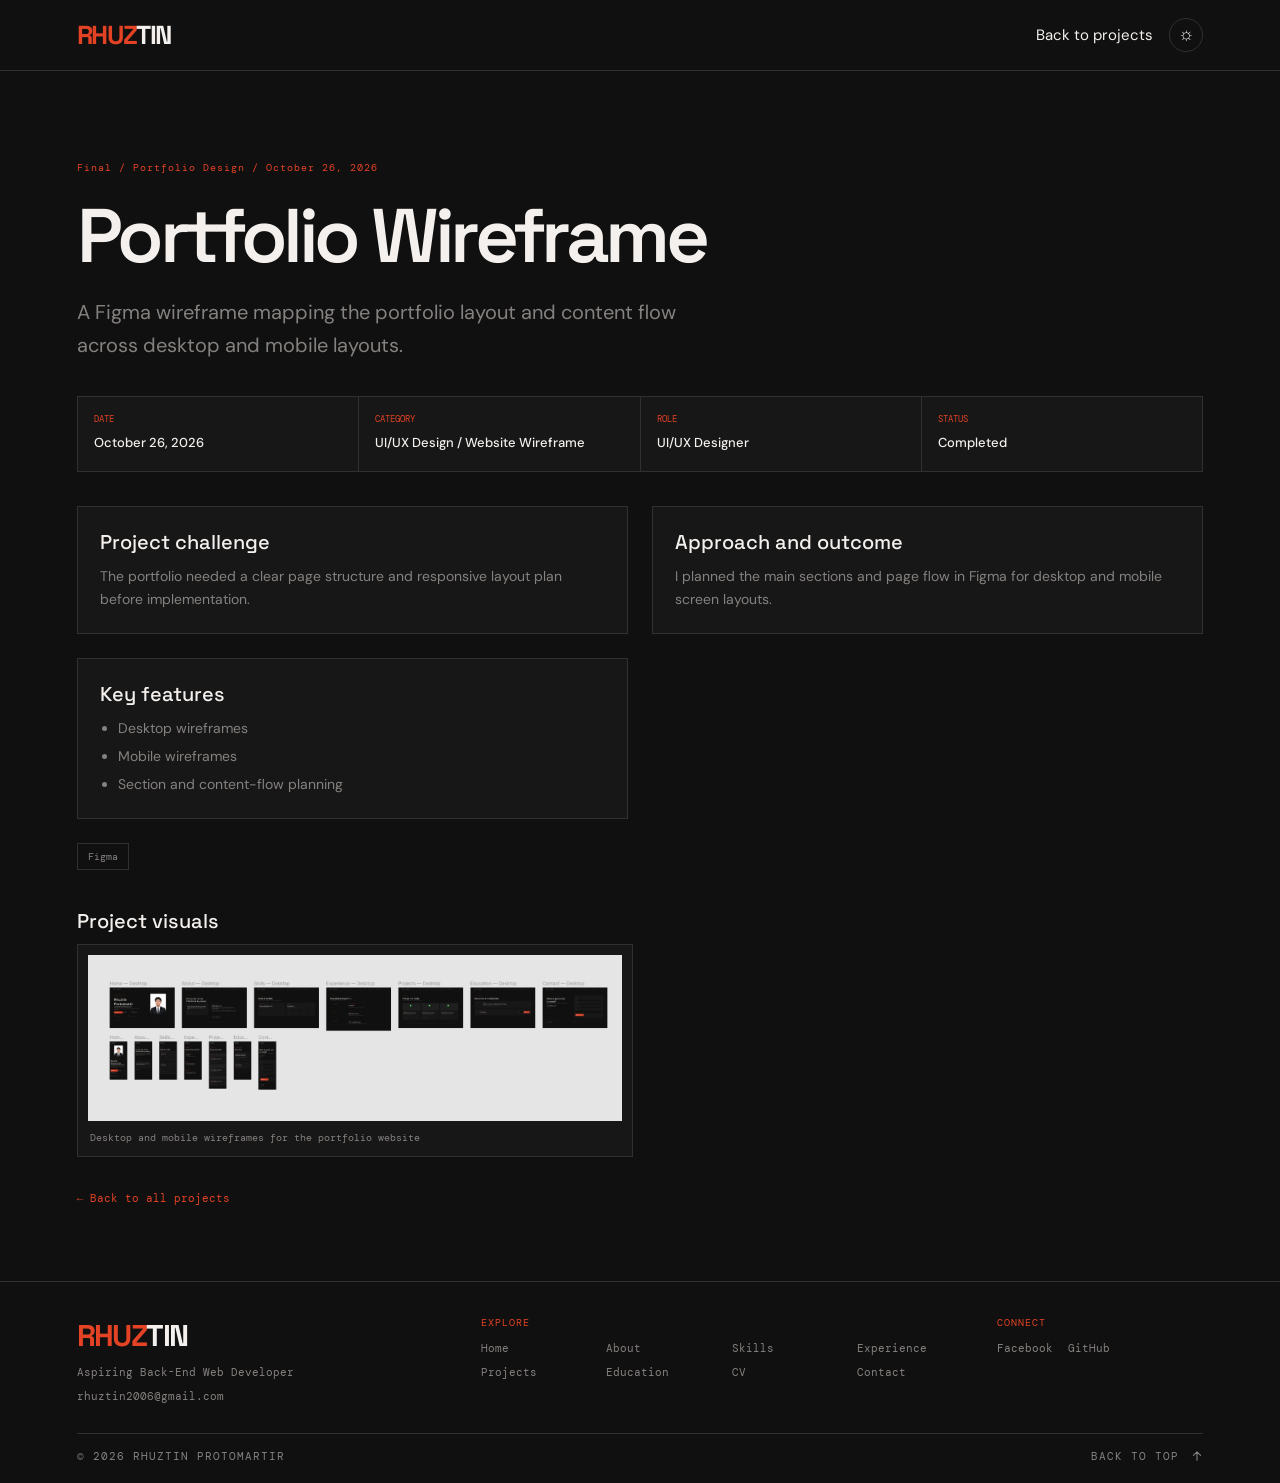
<file: projects/portfolio-wireframe/index.html>
<!doctype html>
<html lang="en">
<head>
  <meta charset="utf-8">
  <meta name="viewport" content="width=device-width, initial-scale=1">
  <title>Portfolio Wireframe | Rhuztin Protomartir</title>
  <meta name="description" content="A Figma wireframe mapping the portfolio layout and content flow across desktop and mobile layouts.">
  <link rel="canonical" href="https://rhuzgg.github.io/Protomartir-Rhuztin-Portfolio/projects/portfolio-wireframe/">
  <meta property="og:type" content="article">
  <meta property="og:title" content="Portfolio Wireframe | Rhuztin Protomartir">
  <meta property="og:description" content="A responsive Figma wireframe plan for the portfolio website.">
  <meta property="og:url" content="https://rhuzgg.github.io/Protomartir-Rhuztin-Portfolio/projects/portfolio-wireframe/">
  <meta property="og:image" content="https://rhuzgg.github.io/Protomartir-Rhuztin-Portfolio/assets/Wireframe.jpg">
  <meta name="theme-color" content="#101010">
  <link rel="icon" href="../../assets/favicon.svg" type="image/svg+xml">
  <link rel="stylesheet" href="../../css/styles.css">
  <script>
    try {
      document.documentElement.dataset.theme =
        localStorage.getItem('portfolio-theme') || 'dark';
    } catch (error) {
      // Storage may be unavailable in private browsing contexts.
    }
  </script>
  <script src="../../js/theme.js" defer></script>
</head>
<body>
  <header class="project-detail-nav">
    <a class="brand" href="../../index.html#home" aria-label="Rhuztin, home"><span class="brand-mark brand-wordmark"><span class="brand-orange">RHUZ</span><span class="brand-white">TIN</span></span></a>
    <div class="project-detail-actions">
      <a href="../../index.html#projects">Back to projects</a>
      <button class="theme-toggle" type="button" aria-label="Switch to light mode" title="Switch theme"><span class="theme-icon" aria-hidden="true">&#9788;</span></button>
    </div>
  </header>
  <main class="project-detail section-wrap">
    <header class="project-detail-heading">
      <p class="eyebrow">Final / Portfolio Design / October 26, 2026</p>
      <h1>Portfolio Wireframe</h1>
      <p class="project-detail-summary">A Figma wireframe mapping the portfolio layout and content flow across desktop and mobile layouts.</p>
    </header>
    <div class="project-detail-meta">
      <div><span>DATE</span><strong>October 26, 2026</strong></div>
      <div><span>CATEGORY</span><strong>UI/UX Design / Website Wireframe</strong></div>
      <div><span>ROLE</span><strong>UI/UX Designer</strong></div>
      <div><span>STATUS</span><strong>Completed</strong></div>
    </div>
    <div class="project-detail-copy">
      <section><h2>Project challenge</h2><p>The portfolio needed a clear page structure and responsive layout plan before implementation.</p></section>
      <section><h2>Approach and outcome</h2><p>I planned the main sections and page flow in Figma for desktop and mobile screen layouts.</p></section>
      <section><h2>Key features</h2><ul><li>Desktop wireframes</li><li>Mobile wireframes</li><li>Section and content-flow planning</li></ul></section>
    </div>
    <div class="project-detail-tools" aria-label="Tools used"><span>Figma</span></div>
    <h2 class="project-detail-gallery-title">Project visuals</h2>
    <div class="project-detail-gallery"><figure><img src="../../assets/Wireframe.jpg" alt="Desktop and mobile wireframes for the portfolio website" loading="lazy" decoding="async"><figcaption>Desktop and mobile wireframes for the portfolio website</figcaption></figure></div>
    <a class="project-detail-back" href="../../index.html#projects">&#8592; Back to all projects</a>
  </main>
  <footer class="site-footer">
    <div class="footer-identity">
      <a class="brand" href="../../index.html#home" aria-label="Rhuztin, home"><span class="brand-mark brand-wordmark"><span class="brand-orange">RHUZ</span><span class="brand-white">TIN</span></span></a>
      <span class="footer-title">Aspiring Back-End Web Developer</span>
      <a class="footer-email" href="mailto:rhuztin2006@gmail.com">rhuztin2006@gmail.com</a>
    </div>
    <nav class="footer-nav" aria-label="Footer navigation">
      <span class="footer-heading">EXPLORE</span>
      <div class="footer-nav-links"><a href="../../index.html#home">Home</a><a href="../../index.html#about">About</a><a href="../../index.html#skills">Skills</a><a href="../../index.html#experience">Experience</a><a href="../../index.html#projects">Projects</a><a href="../../index.html#education">Education</a><a href="../../index.html#cv">CV</a><a href="../../index.html#contact">Contact</a></div>
    </nav>
    <div class="footer-connect">
      <span class="footer-heading">CONNECT</span>
      <div class="footer-socials"><a href="https://www.facebook.com/handsomerhuz?mibextid=wwXIfr&amp;rdid=da6cW8B48UGMz7MO&amp;share_url=https%3A%2F%2Fwww.facebook.com%2Fshare%2F19YXBNkRjc%2F%3Fmibextid%3DwwXIfr" target="_blank" rel="noopener noreferrer">Facebook</a><a href="https://github.com/rhuzGG" target="_blank" rel="noopener noreferrer">GitHub</a></div>
    </div>
    <div class="footer-bottom"><span class="footer-copy">&copy; <span>2026</span> RHUZTIN PROTOMARTIR</span><a class="back-top" href="../../index.html#home">BACK TO TOP <svg class="inline-arrow up-arrow" viewBox="0 0 20 20" aria-hidden="true"><path d="M10 17V3m-6 6 6-6 6 6"/></svg></a></div>
  </footer>
</body>
</html>
</file>
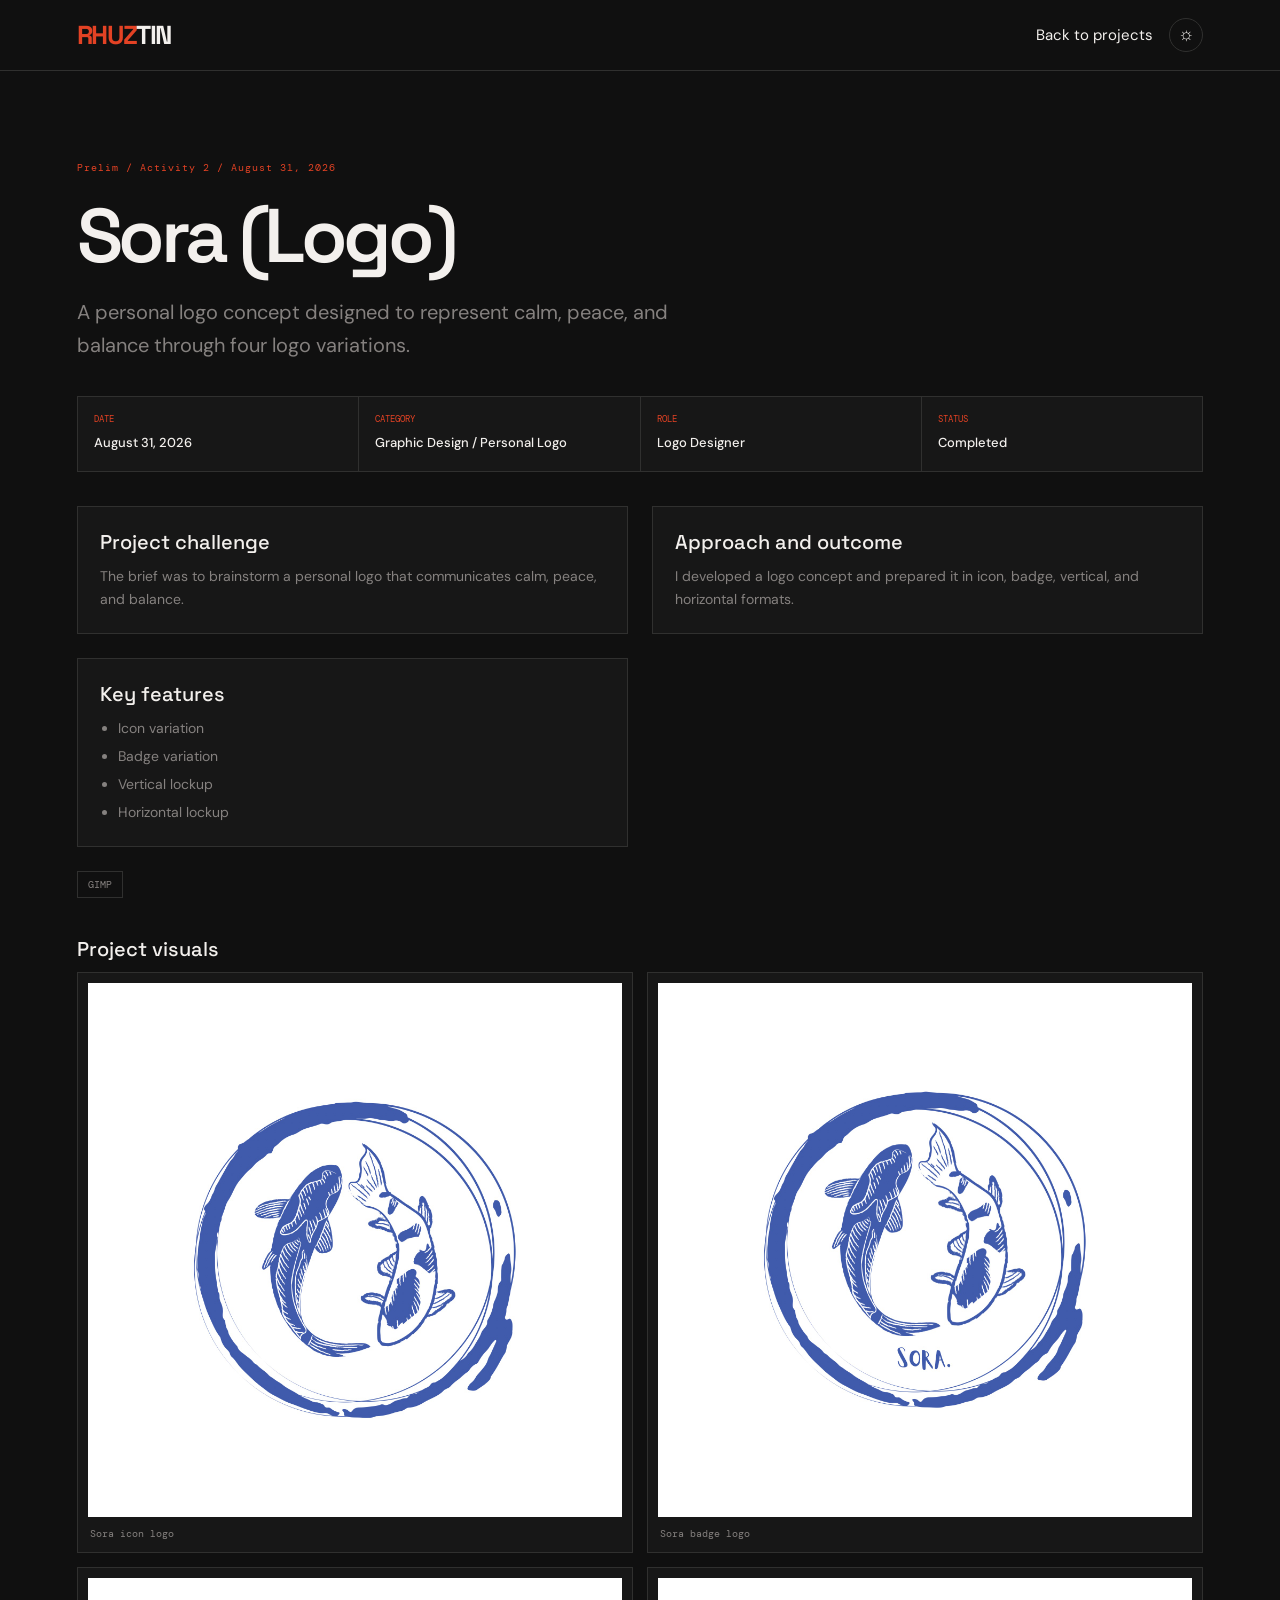
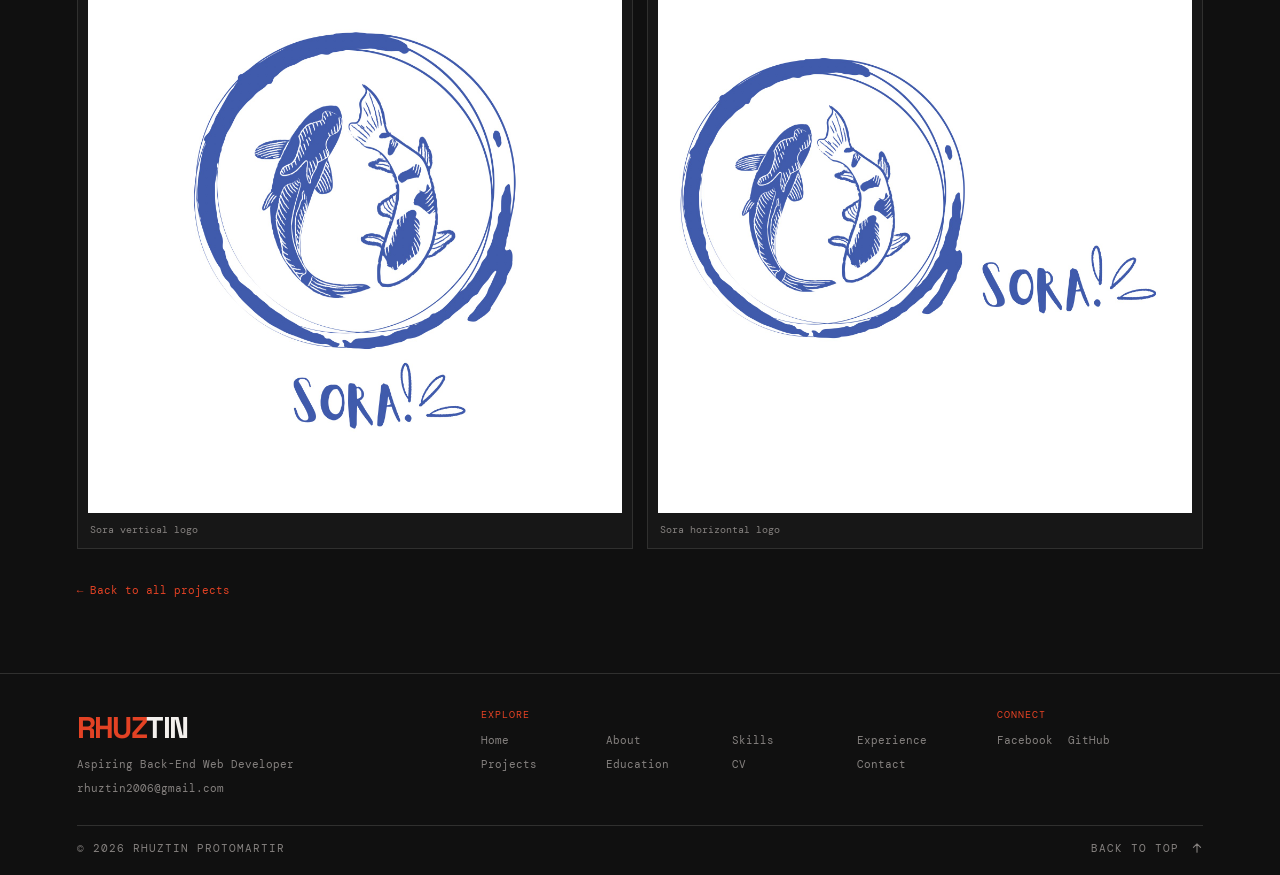
<file: projects/sora-logo/index.html>
<!doctype html>
<html lang="en">
<head>
  <meta charset="utf-8">
  <meta name="viewport" content="width=device-width, initial-scale=1">
  <title>Sora (Logo) | Rhuztin Protomartir</title>
  <meta name="description" content="A personal logo concept designed to represent calm, peace, and balance through four logo variations.">
  <link rel="canonical" href="https://rhuzgg.github.io/Protomartir-Rhuztin-Portfolio/projects/sora-logo/">
  <meta property="og:type" content="article">
  <meta property="og:title" content="Sora (Logo) | Rhuztin Protomartir">
  <meta property="og:description" content="A personal logo concept representing calm, peace, and balance in four variations.">
  <meta property="og:url" content="https://rhuzgg.github.io/Protomartir-Rhuztin-Portfolio/projects/sora-logo/">
  <meta property="og:image" content="https://rhuzgg.github.io/Protomartir-Rhuztin-Portfolio/assets/icon.jpg">
  <meta name="theme-color" content="#101010">
  <link rel="icon" href="../../assets/favicon.svg" type="image/svg+xml">
  <link rel="stylesheet" href="../../css/styles.css">
  <script>
    try {
      document.documentElement.dataset.theme =
        localStorage.getItem('portfolio-theme') || 'dark';
    } catch (error) {
      // Storage may be unavailable in private browsing contexts.
    }
  </script>
  <script src="../../js/theme.js" defer></script>
</head>
<body>
  <header class="project-detail-nav">
    <a class="brand" href="../../index.html#home" aria-label="Rhuztin, home"><span class="brand-mark brand-wordmark"><span class="brand-orange">RHUZ</span><span class="brand-white">TIN</span></span></a>
    <div class="project-detail-actions">
      <a href="../../index.html#projects">Back to projects</a>
      <button class="theme-toggle" type="button" aria-label="Switch to light mode" title="Switch theme"><span class="theme-icon" aria-hidden="true">&#9788;</span></button>
    </div>
  </header>
  <main class="project-detail section-wrap">
    <header class="project-detail-heading">
      <p class="eyebrow">Prelim / Activity 2 / August 31, 2026</p>
      <h1>Sora (Logo)</h1>
      <p class="project-detail-summary">A personal logo concept designed to represent calm, peace, and balance through four logo variations.</p>
    </header>
    <div class="project-detail-meta">
      <div><span>DATE</span><strong>August 31, 2026</strong></div>
      <div><span>CATEGORY</span><strong>Graphic Design / Personal Logo</strong></div>
      <div><span>ROLE</span><strong>Logo Designer</strong></div>
      <div><span>STATUS</span><strong>Completed</strong></div>
    </div>
    <div class="project-detail-copy">
      <section><h2>Project challenge</h2><p>The brief was to brainstorm a personal logo that communicates calm, peace, and balance.</p></section>
      <section><h2>Approach and outcome</h2><p>I developed a logo concept and prepared it in icon, badge, vertical, and horizontal formats.</p></section>
      <section><h2>Key features</h2><ul><li>Icon variation</li><li>Badge variation</li><li>Vertical lockup</li><li>Horizontal lockup</li></ul></section>
    </div>
    <div class="project-detail-tools" aria-label="Tools used"><span>GIMP</span></div>
    <h2 class="project-detail-gallery-title">Project visuals</h2>
    <div class="project-detail-gallery"><figure><img src="../../assets/icon.jpg" alt="Sora icon logo" loading="lazy" decoding="async"><figcaption>Sora icon logo</figcaption></figure>
<figure><img src="../../assets/badge.jpg" alt="Sora badge logo" loading="lazy" decoding="async"><figcaption>Sora badge logo</figcaption></figure>
<figure><img src="../../assets/vertical.jpg" alt="Sora vertical logo" loading="lazy" decoding="async"><figcaption>Sora vertical logo</figcaption></figure>
<figure><img src="../../assets/horizontal%20.jpg" alt="Sora horizontal logo" loading="lazy" decoding="async"><figcaption>Sora horizontal logo</figcaption></figure></div>
    <a class="project-detail-back" href="../../index.html#projects">&#8592; Back to all projects</a>
  </main>
  <footer class="site-footer">
    <div class="footer-identity">
      <a class="brand" href="../../index.html#home" aria-label="Rhuztin, home"><span class="brand-mark brand-wordmark"><span class="brand-orange">RHUZ</span><span class="brand-white">TIN</span></span></a>
      <span class="footer-title">Aspiring Back-End Web Developer</span>
      <a class="footer-email" href="mailto:rhuztin2006@gmail.com">rhuztin2006@gmail.com</a>
    </div>
    <nav class="footer-nav" aria-label="Footer navigation">
      <span class="footer-heading">EXPLORE</span>
      <div class="footer-nav-links"><a href="../../index.html#home">Home</a><a href="../../index.html#about">About</a><a href="../../index.html#skills">Skills</a><a href="../../index.html#experience">Experience</a><a href="../../index.html#projects">Projects</a><a href="../../index.html#education">Education</a><a href="../../index.html#cv">CV</a><a href="../../index.html#contact">Contact</a></div>
    </nav>
    <div class="footer-connect">
      <span class="footer-heading">CONNECT</span>
      <div class="footer-socials"><a href="https://www.facebook.com/handsomerhuz?mibextid=wwXIfr&amp;rdid=da6cW8B48UGMz7MO&amp;share_url=https%3A%2F%2Fwww.facebook.com%2Fshare%2F19YXBNkRjc%2F%3Fmibextid%3DwwXIfr" target="_blank" rel="noopener noreferrer">Facebook</a><a href="https://github.com/rhuzGG" target="_blank" rel="noopener noreferrer">GitHub</a></div>
    </div>
    <div class="footer-bottom"><span class="footer-copy">&copy; <span>2026</span> RHUZTIN PROTOMARTIR</span><a class="back-top" href="../../index.html#home">BACK TO TOP <svg class="inline-arrow up-arrow" viewBox="0 0 20 20" aria-hidden="true"><path d="M10 17V3m-6 6 6-6 6 6"/></svg></a></div>
  </footer>
</body>
</html>
</file>
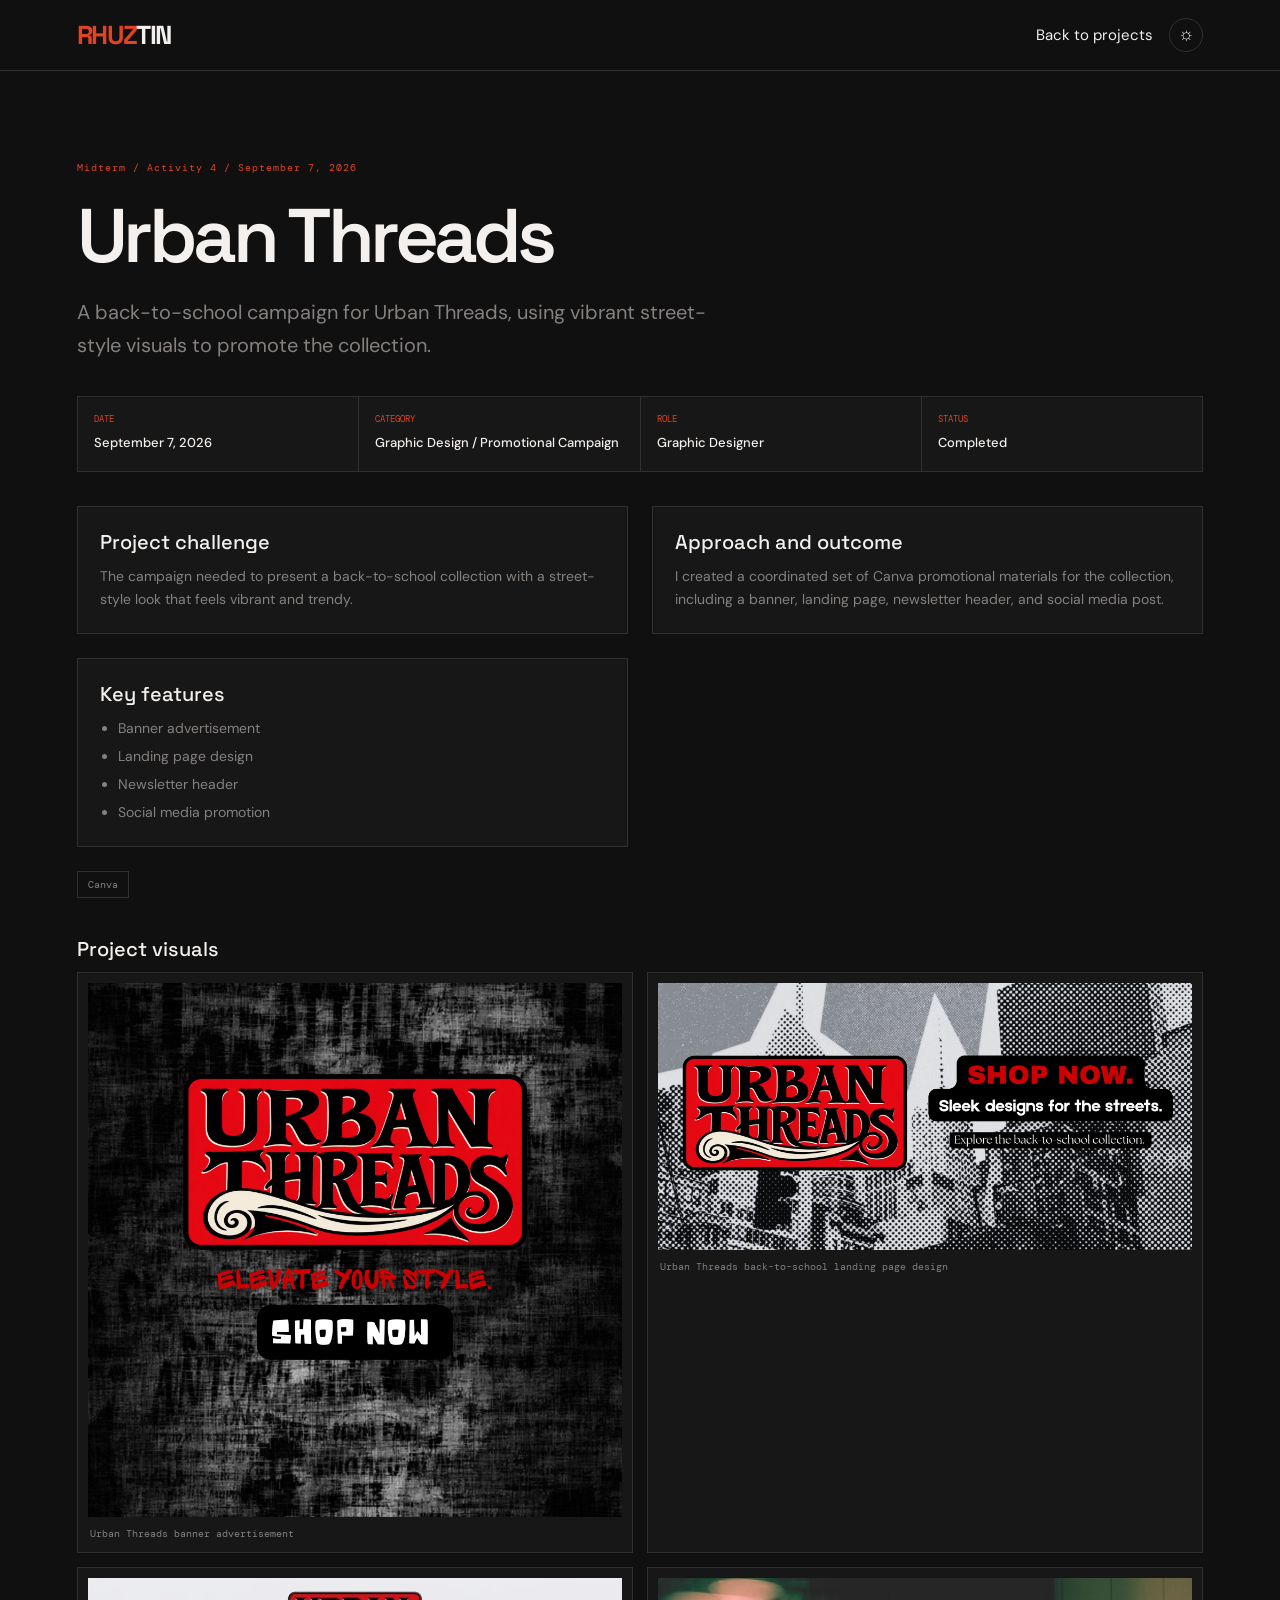
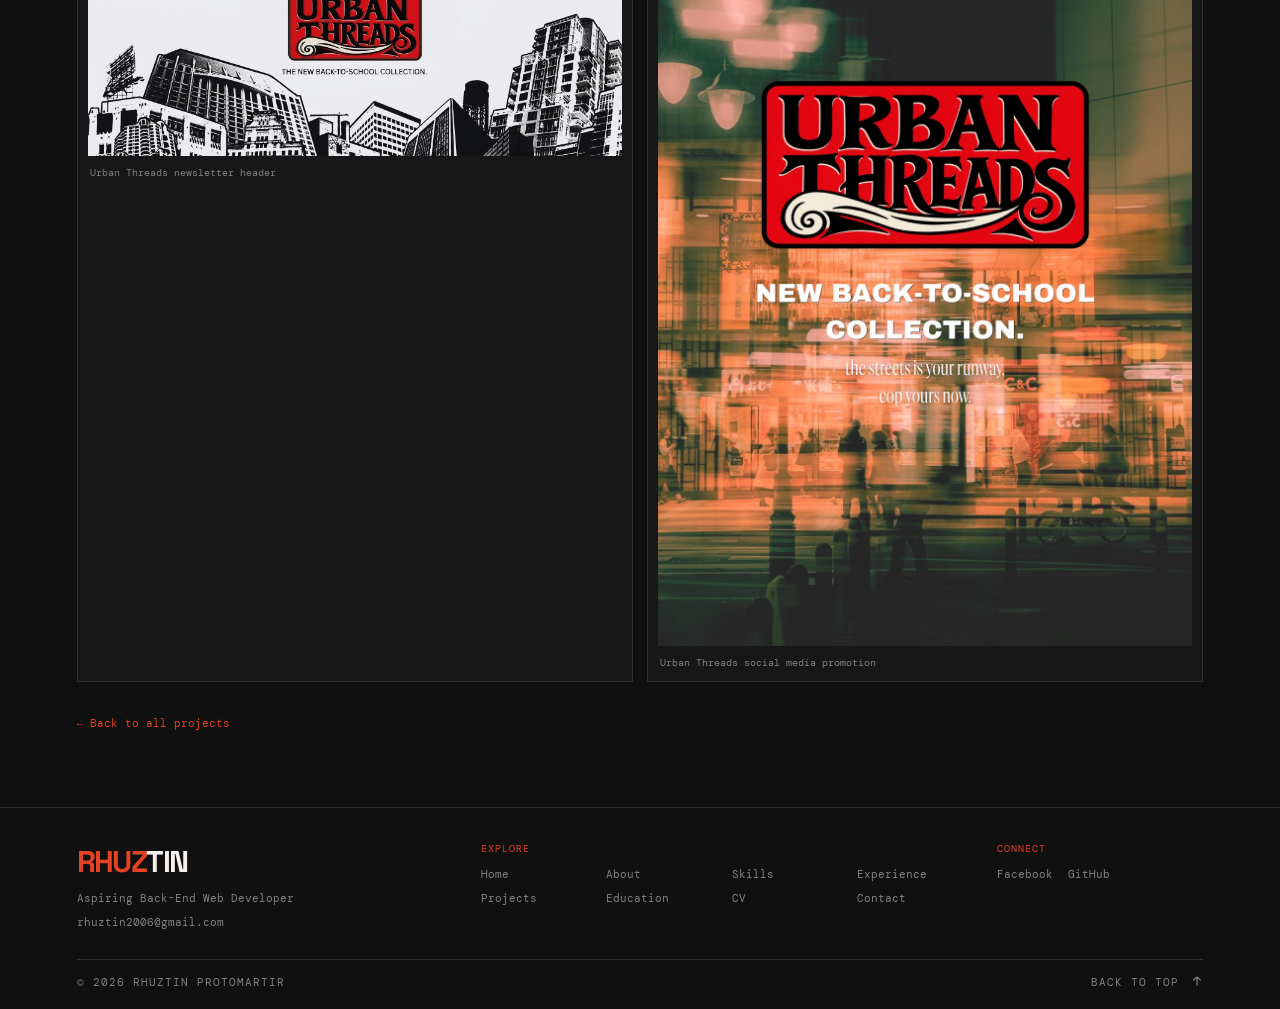
<file: projects/urban-threads/index.html>
<!doctype html>
<html lang="en">
<head>
  <meta charset="utf-8">
  <meta name="viewport" content="width=device-width, initial-scale=1">
  <title>Urban Threads | Rhuztin Protomartir</title>
  <meta name="description" content="A back-to-school campaign for Urban Threads, using vibrant street-style visuals to promote the collection.">
  <link rel="canonical" href="https://rhuzgg.github.io/Protomartir-Rhuztin-Portfolio/projects/urban-threads/">
  <meta property="og:type" content="article">
  <meta property="og:title" content="Urban Threads | Rhuztin Protomartir">
  <meta property="og:description" content="A vibrant street-style back-to-school campaign for Urban Threads.">
  <meta property="og:url" content="https://rhuzgg.github.io/Protomartir-Rhuztin-Portfolio/projects/urban-threads/">
  <meta property="og:image" content="https://rhuzgg.github.io/Protomartir-Rhuztin-Portfolio/assets/urban-threads-banner.jpg">
  <meta name="theme-color" content="#101010">
  <link rel="icon" href="../../assets/favicon.svg" type="image/svg+xml">
  <link rel="stylesheet" href="../../css/styles.css">
  <script>
    try {
      document.documentElement.dataset.theme =
        localStorage.getItem('portfolio-theme') || 'dark';
    } catch (error) {
      // Storage may be unavailable in private browsing contexts.
    }
  </script>
  <script src="../../js/theme.js" defer></script>
</head>
<body>
  <header class="project-detail-nav">
    <a class="brand" href="../../index.html#home" aria-label="Rhuztin, home"><span class="brand-mark brand-wordmark"><span class="brand-orange">RHUZ</span><span class="brand-white">TIN</span></span></a>
    <div class="project-detail-actions">
      <a href="../../index.html#projects">Back to projects</a>
      <button class="theme-toggle" type="button" aria-label="Switch to light mode" title="Switch theme"><span class="theme-icon" aria-hidden="true">&#9788;</span></button>
    </div>
  </header>
  <main class="project-detail section-wrap">
    <header class="project-detail-heading">
      <p class="eyebrow">Midterm / Activity 4 / September 7, 2026</p>
      <h1>Urban Threads</h1>
      <p class="project-detail-summary">A back-to-school campaign for Urban Threads, using vibrant street-style visuals to promote the collection.</p>
    </header>
    <div class="project-detail-meta">
      <div><span>DATE</span><strong>September 7, 2026</strong></div>
      <div><span>CATEGORY</span><strong>Graphic Design / Promotional Campaign</strong></div>
      <div><span>ROLE</span><strong>Graphic Designer</strong></div>
      <div><span>STATUS</span><strong>Completed</strong></div>
    </div>
    <div class="project-detail-copy">
      <section><h2>Project challenge</h2><p>The campaign needed to present a back-to-school collection with a street-style look that feels vibrant and trendy.</p></section>
      <section><h2>Approach and outcome</h2><p>I created a coordinated set of Canva promotional materials for the collection, including a banner, landing page, newsletter header, and social media post.</p></section>
      <section><h2>Key features</h2><ul><li>Banner advertisement</li><li>Landing page design</li><li>Newsletter header</li><li>Social media promotion</li></ul></section>
    </div>
    <div class="project-detail-tools" aria-label="Tools used"><span>Canva</span></div>
    <h2 class="project-detail-gallery-title">Project visuals</h2>
    <div class="project-detail-gallery"><figure><img src="../../assets/urban-threads-banner.jpg" alt="Urban Threads banner advertisement" loading="lazy" decoding="async"><figcaption>Urban Threads banner advertisement</figcaption></figure>
<figure><img src="../../assets/urban-threads-landing.jpg" alt="Urban Threads back-to-school landing page design" loading="lazy" decoding="async"><figcaption>Urban Threads back-to-school landing page design</figcaption></figure>
<figure><img src="../../assets/urban-threads-newsletter.jpg" alt="Urban Threads newsletter header" loading="lazy" decoding="async"><figcaption>Urban Threads newsletter header</figcaption></figure>
<figure><img src="../../assets/urban-threads-social.jpg" alt="Urban Threads social media promotion" loading="lazy" decoding="async"><figcaption>Urban Threads social media promotion</figcaption></figure></div>
    <a class="project-detail-back" href="../../index.html#projects">&#8592; Back to all projects</a>
  </main>
  <footer class="site-footer">
    <div class="footer-identity">
      <a class="brand" href="../../index.html#home" aria-label="Rhuztin, home"><span class="brand-mark brand-wordmark"><span class="brand-orange">RHUZ</span><span class="brand-white">TIN</span></span></a>
      <span class="footer-title">Aspiring Back-End Web Developer</span>
      <a class="footer-email" href="mailto:rhuztin2006@gmail.com">rhuztin2006@gmail.com</a>
    </div>
    <nav class="footer-nav" aria-label="Footer navigation">
      <span class="footer-heading">EXPLORE</span>
      <div class="footer-nav-links"><a href="../../index.html#home">Home</a><a href="../../index.html#about">About</a><a href="../../index.html#skills">Skills</a><a href="../../index.html#experience">Experience</a><a href="../../index.html#projects">Projects</a><a href="../../index.html#education">Education</a><a href="../../index.html#cv">CV</a><a href="../../index.html#contact">Contact</a></div>
    </nav>
    <div class="footer-connect">
      <span class="footer-heading">CONNECT</span>
      <div class="footer-socials"><a href="https://www.facebook.com/handsomerhuz?mibextid=wwXIfr&amp;rdid=da6cW8B48UGMz7MO&amp;share_url=https%3A%2F%2Fwww.facebook.com%2Fshare%2F19YXBNkRjc%2F%3Fmibextid%3DwwXIfr" target="_blank" rel="noopener noreferrer">Facebook</a><a href="https://github.com/rhuzGG" target="_blank" rel="noopener noreferrer">GitHub</a></div>
    </div>
    <div class="footer-bottom"><span class="footer-copy">&copy; <span>2026</span> RHUZTIN PROTOMARTIR</span><a class="back-top" href="../../index.html#home">BACK TO TOP <svg class="inline-arrow up-arrow" viewBox="0 0 20 20" aria-hidden="true"><path d="M10 17V3m-6 6 6-6 6 6"/></svg></a></div>
  </footer>
</body>
</html>
</file>
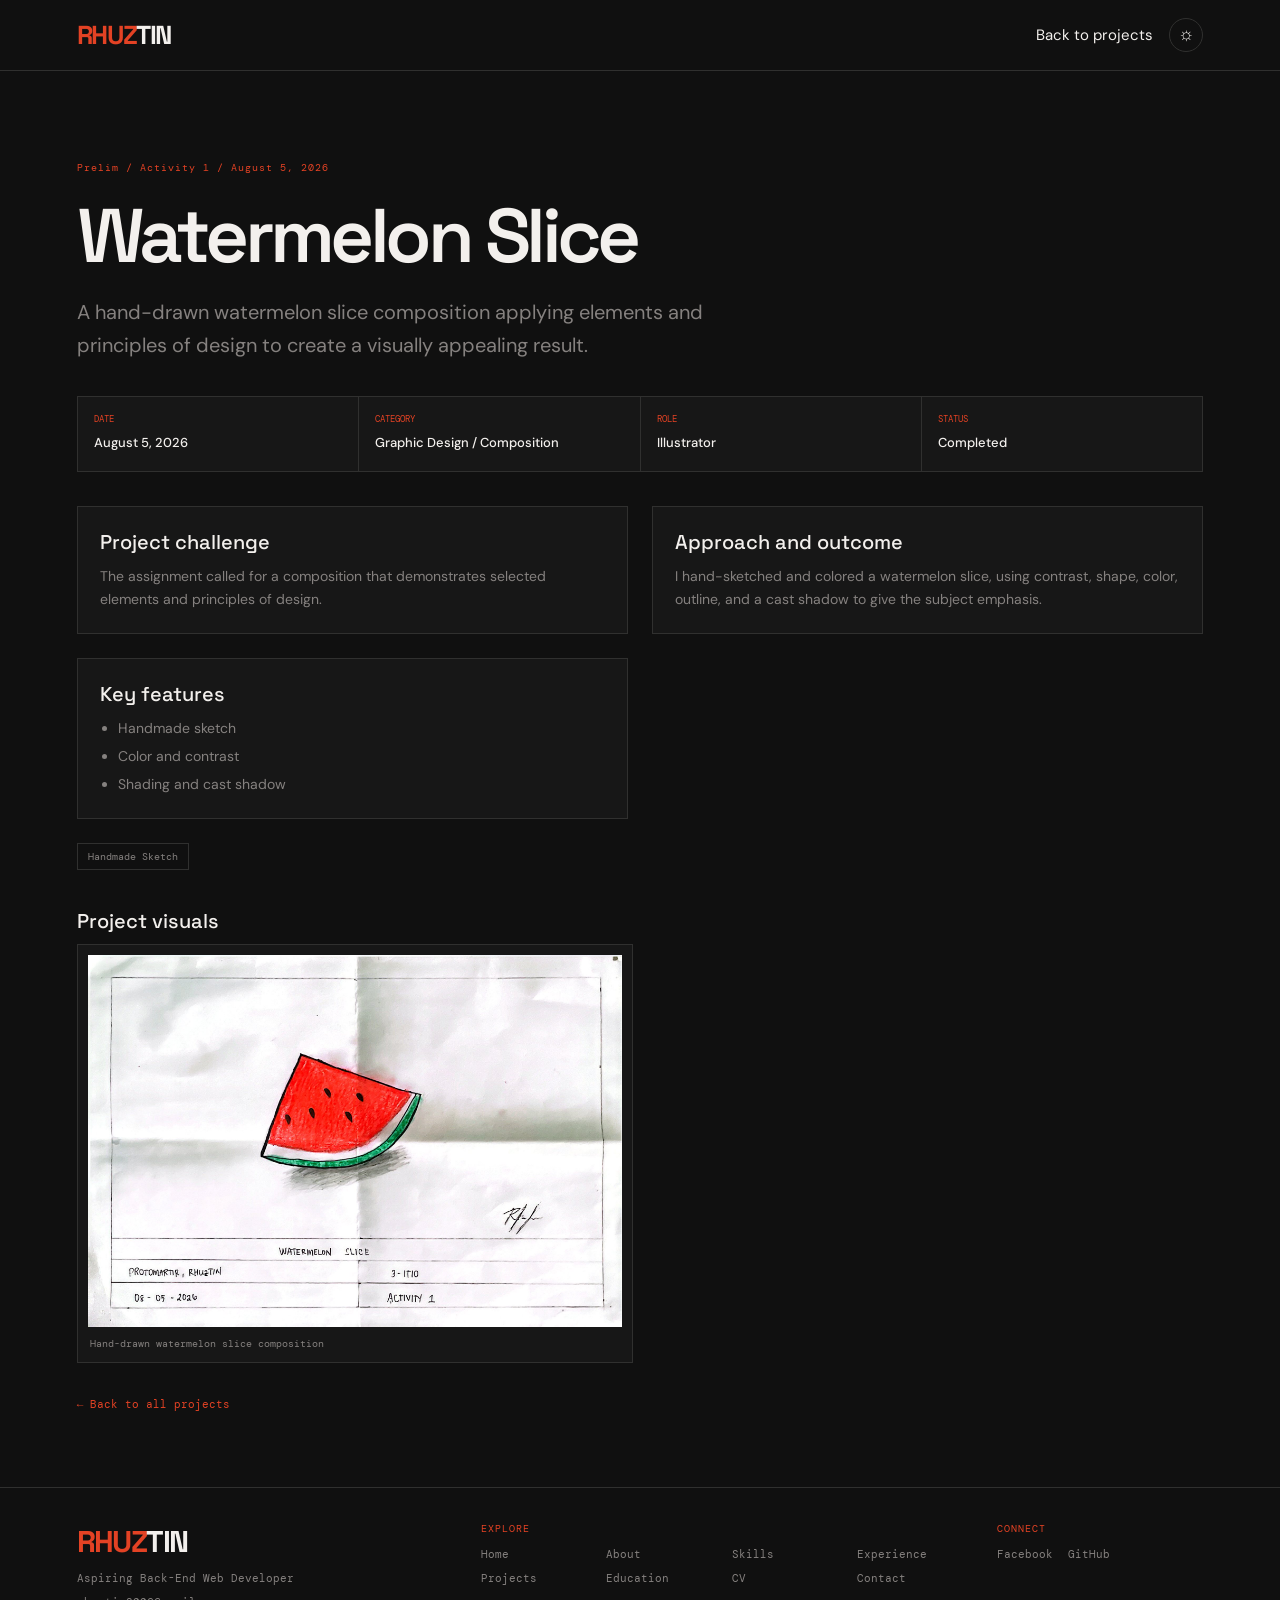
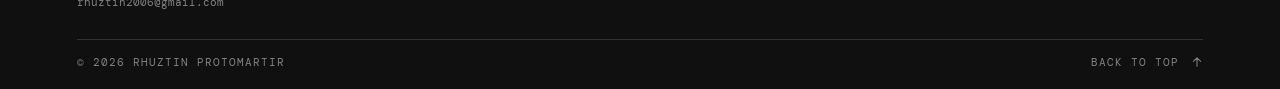
<file: projects/watermelon-slice/index.html>
<!doctype html>
<html lang="en">
<head>
  <meta charset="utf-8">
  <meta name="viewport" content="width=device-width, initial-scale=1">
  <title>Watermelon Slice | Rhuztin Protomartir</title>
  <meta name="description" content="A hand-drawn watermelon slice composition applying elements and principles of design to create a visually appealing result.">
  <link rel="canonical" href="https://rhuzgg.github.io/Protomartir-Rhuztin-Portfolio/projects/watermelon-slice/">
  <meta property="og:type" content="article">
  <meta property="og:title" content="Watermelon Slice | Rhuztin Protomartir">
  <meta property="og:description" content="A hand-drawn watermelon slice composition applying elements and principles of design.">
  <meta property="og:url" content="https://rhuzgg.github.io/Protomartir-Rhuztin-Portfolio/projects/watermelon-slice/">
  <meta property="og:image" content="https://rhuzgg.github.io/Protomartir-Rhuztin-Portfolio/assets/watermelon-slice.jpg">
  <meta name="theme-color" content="#101010">
  <link rel="icon" href="../../assets/favicon.svg" type="image/svg+xml">
  <link rel="stylesheet" href="../../css/styles.css">
  <script>
    try {
      document.documentElement.dataset.theme =
        localStorage.getItem('portfolio-theme') || 'dark';
    } catch (error) {
      // Storage may be unavailable in private browsing contexts.
    }
  </script>
  <script src="../../js/theme.js" defer></script>
</head>
<body>
  <header class="project-detail-nav">
    <a class="brand" href="../../index.html#home" aria-label="Rhuztin, home"><span class="brand-mark brand-wordmark"><span class="brand-orange">RHUZ</span><span class="brand-white">TIN</span></span></a>
    <div class="project-detail-actions">
      <a href="../../index.html#projects">Back to projects</a>
      <button class="theme-toggle" type="button" aria-label="Switch to light mode" title="Switch theme"><span class="theme-icon" aria-hidden="true">&#9788;</span></button>
    </div>
  </header>
  <main class="project-detail section-wrap">
    <header class="project-detail-heading">
      <p class="eyebrow">Prelim / Activity 1 / August 5, 2026</p>
      <h1>Watermelon Slice</h1>
      <p class="project-detail-summary">A hand-drawn watermelon slice composition applying elements and principles of design to create a visually appealing result.</p>
    </header>
    <div class="project-detail-meta">
      <div><span>DATE</span><strong>August 5, 2026</strong></div>
      <div><span>CATEGORY</span><strong>Graphic Design / Composition</strong></div>
      <div><span>ROLE</span><strong>Illustrator</strong></div>
      <div><span>STATUS</span><strong>Completed</strong></div>
    </div>
    <div class="project-detail-copy">
      <section><h2>Project challenge</h2><p>The assignment called for a composition that demonstrates selected elements and principles of design.</p></section>
      <section><h2>Approach and outcome</h2><p>I hand-sketched and colored a watermelon slice, using contrast, shape, color, outline, and a cast shadow to give the subject emphasis.</p></section>
      <section><h2>Key features</h2><ul><li>Handmade sketch</li><li>Color and contrast</li><li>Shading and cast shadow</li></ul></section>
    </div>
    <div class="project-detail-tools" aria-label="Tools used"><span>Handmade Sketch</span></div>
    <h2 class="project-detail-gallery-title">Project visuals</h2>
    <div class="project-detail-gallery"><figure><img src="../../assets/watermelon-slice.jpg" alt="Hand-drawn watermelon slice composition" loading="lazy" decoding="async"><figcaption>Hand-drawn watermelon slice composition</figcaption></figure></div>
    <a class="project-detail-back" href="../../index.html#projects">&#8592; Back to all projects</a>
  </main>
  <footer class="site-footer">
    <div class="footer-identity">
      <a class="brand" href="../../index.html#home" aria-label="Rhuztin, home"><span class="brand-mark brand-wordmark"><span class="brand-orange">RHUZ</span><span class="brand-white">TIN</span></span></a>
      <span class="footer-title">Aspiring Back-End Web Developer</span>
      <a class="footer-email" href="mailto:rhuztin2006@gmail.com">rhuztin2006@gmail.com</a>
    </div>
    <nav class="footer-nav" aria-label="Footer navigation">
      <span class="footer-heading">EXPLORE</span>
      <div class="footer-nav-links"><a href="../../index.html#home">Home</a><a href="../../index.html#about">About</a><a href="../../index.html#skills">Skills</a><a href="../../index.html#experience">Experience</a><a href="../../index.html#projects">Projects</a><a href="../../index.html#education">Education</a><a href="../../index.html#cv">CV</a><a href="../../index.html#contact">Contact</a></div>
    </nav>
    <div class="footer-connect">
      <span class="footer-heading">CONNECT</span>
      <div class="footer-socials"><a href="https://www.facebook.com/handsomerhuz?mibextid=wwXIfr&amp;rdid=da6cW8B48UGMz7MO&amp;share_url=https%3A%2F%2Fwww.facebook.com%2Fshare%2F19YXBNkRjc%2F%3Fmibextid%3DwwXIfr" target="_blank" rel="noopener noreferrer">Facebook</a><a href="https://github.com/rhuzGG" target="_blank" rel="noopener noreferrer">GitHub</a></div>
    </div>
    <div class="footer-bottom"><span class="footer-copy">&copy; <span>2026</span> RHUZTIN PROTOMARTIR</span><a class="back-top" href="../../index.html#home">BACK TO TOP <svg class="inline-arrow up-arrow" viewBox="0 0 20 20" aria-hidden="true"><path d="M10 17V3m-6 6 6-6 6 6"/></svg></a></div>
  </footer>
</body>
</html>
</file>
<file: css/styles.css>
@import url('https://fonts.googleapis.com/css2?family=DM+Mono:wght@400;500&family=DM+Sans:wght@400;500;600;700&family=Space+Grotesk:wght@400;500;600;700&display=swap');
:root {
  color-scheme: dark;
  --bg: #101010;
  --surface: #171717;
  --surface2: #1c1c1c;
  --text: #f3f0ed;
  --muted: #85817f;
  --line: #30302f;
  --red: #e34224;
  --red-soft: #f05a3a;
  --green: #9cdfac;
  --display: 'Space Grotesk',sans-serif;
  --body: 'DM Sans',sans-serif;
  --mono: 'DM Mono',monospace;
  --pad: clamp(22px,6vw,88px);
}
:root[data-theme="light"] {
  color-scheme: light;
  --bg: #f5f3f0;
  --surface: #fff;
  --surface2: #eeece8;
  --text: #171615;
  --muted: #77716d;
  --line: #dedbd6;
  --red: #c9361d;
  --red-soft: #a92b18;
  --green: #337943;
}
* {
  box-sizing: border-box
}
html {
  scroll-behavior: smooth;
  scroll-padding-top: 86px
}
body {
  margin: 0;
  background: var(--bg);
  color: var(--text);
  font: 15px/1.65 var(--body);
  transition: background .25s,color .25s
}
a {
  color: inherit;
  text-decoration: none
}
button,input,textarea {
  font: inherit
}
button {
  color: inherit
}
.skip-link {
  position: fixed;
  top: -60px;
  left: 18px;
  z-index: 20;
  background: var(--red);
  color: white;
  padding: 10px 16px
}
.skip-link:focus {
  top: 12px
}
.site-header {
  position: sticky;
  z-index: 10;
  top: 0;
  height: 74px;
  padding: 0 var(--pad);
  display: flex;
  align-items: center;
  justify-content: space-between;
  background: color-mix(in srgb,var(--bg) 92%,transparent);
  backdrop-filter: blur(14px);
  border-bottom: 1px solid var(--line)
}
.brand {
  display: inline-flex;
  align-items: center;
  gap: 11px
}
.brand-mark {
  font: 700 26px var(--display);
  letter-spacing: -2px
}
.brand-mark span {
  color: var(--red)
}
.brand-wordmark {
  display: inline-flex;
  gap: 0;
  letter-spacing: -.055em
}
.brand-wordmark .brand-orange { color: var(--red) }
.brand-wordmark .brand-white { color: var(--text) }
.brand-name {
  font: 500 10px var(--mono);
  letter-spacing: 1.8px
}
.nav {
  display: flex;
  align-items: center;
  gap: clamp(15px,2.5vw,34px)
}
.nav>a {
  font-size: 12px;
  color: var(--muted);
  transition: color .2s
}
.nav>a:hover,.nav>a:focus-visible {
  color: var(--text)
}
.theme-toggle,.menu-toggle {
  border: 0;
  background: none;
  cursor: pointer
}
.theme-toggle {
  width: 34px;
  height: 34px;
  border: 1px solid var(--line);
  border-radius: 50%;
  font-size: 18px;
  font-family: Arial, sans-serif
}
.theme-toggle:hover {
  color: var(--red);
  border-color: var(--red)
}
.menu-toggle {
  display: none
}
.section-wrap {
  max-width: 1440px;
  margin: 0 auto;
  padding-left: var(--pad);
  padding-right: var(--pad)
}
.hero {
  position: relative;
  min-height: calc(100svh - 74px);
  padding-top: clamp(70px,11vh,126px);
  padding-bottom: 94px;
  display: grid;
  grid-template-columns: 1.1fr .9fr;
  gap: 36px;
  align-items: center
}
.hero-copy {
  position: relative;
  z-index: 1
}
.eyebrow,.hero-kicker,.hero-meta,.art-index,.art-side,.art-caption,.scroll-cue,.timeline-date,.edu-year,.footer-note,.footer-copy,.back-top,.result-count,.form-heading,.note-signature {
  font: 10px var(--mono);
  letter-spacing: 1px
}
.eyebrow {
  color: var(--muted);
  margin: 0 0 22px
}
.status-dot {
  display: inline-block;
  width: 7px;
  height: 7px;
  margin-right: 8px;
  background: var(--green);
  border-radius: 50%;
  box-shadow: 0 0 12px color-mix(in srgb,var(--green) 50%,transparent)
}
.eyebrow-line {
  display: inline-block;
  width: 28px;
  height: 1px;
  margin: 0 8px 3px;
  background: var(--line)
}
.hero-kicker {
  color: var(--red);
  margin: 0 0 17px;
  font-size: clamp(12px,1.1vw,14px)
}
.hero h1 {
  font: 600 clamp(48px,5.5vw,76px)/.98 var(--display);
  letter-spacing: -.075em;
  margin: 0 0 27px
}
.outline-text {
  color: transparent;
  -webkit-text-stroke: 1px var(--text);
}
.accent {
  color: var(--red)
}
.period {
  color: var(--text)
}
.hero-intro {
  max-width: 475px;
  color: var(--muted);
  font-size: 16px;
  line-height: 1.7
}
.hero-intro strong {
  color: var(--text);
  font-weight: 600
}
.hero-actions {
  display: flex;
  gap: 12px;
  margin-top: 30px
}
.button {
  display: inline-flex;
  align-items: center;
  justify-content: center;
  gap: 28px;
  padding: 13px 17px;
  border: 1px solid var(--line);
  font-size: 12px;
  font-weight: 600;
  cursor: pointer;
  transition: transform .2s,background .2s,color .2s,border-color .2s
}
.button span {
  font-size: 17px;
  line-height: 1;
  font-family: Arial, sans-serif;
  font-weight: 600
}
.button-icon,.inline-arrow,.group-icon svg,.cv-icon svg,.viewer-arrow svg {
  display: inline-block;
  width: 1em;
  height: 1em;
  flex: none;
  fill: none;
  stroke: currentColor;
  stroke-width: 1.8;
  stroke-linecap: round;
  stroke-linejoin: round;
  vertical-align: -0.12em
}
.button-icon { width: 18px; height: 18px; margin-left: 9px }
.inline-arrow { width: 15px; height: 15px; margin-left: 4px }
.down-arrow { transform: rotate(0deg) }
.up-arrow { width: 12px; height: 12px }
.button:hover {
  transform: translateY(-2px)
}
.button-primary {
  background: var(--red);
  color: #fff;
  border-color: var(--red)
}
.button-primary:hover {
  background: var(--red-soft);
  border-color: var(--red-soft)
}
.button-quiet:hover {
  border-color: var(--text)
}
.hero-meta {
  display: flex;
  gap: 34px;
  margin-top: 58px;
  color: var(--muted);
  font-size: 9px
}
.hero-meta strong {
  display: block;
  margin-top: 5px;
  color: var(--text);
  font: 11px var(--body);
  letter-spacing: 0
}
.hero-art {
  position: relative;
  aspect-ratio: .94;
  max-height: 570px;
  background: #171615;
  overflow: hidden;
  border: 1px solid #292624;
  isolation: isolate
}
.art-grid {
  position: absolute;
  inset: 0;
  background-image: linear-gradient(#ffffff09 1px,transparent 1px),linear-gradient(90deg,#ffffff09 1px,transparent 1px);
  background-size: 38px 38px;
  mask-image: linear-gradient(135deg,black,transparent 75%)
}
.art-orbit {
  position: absolute;
  border: 1px solid #e342245c;
  border-radius: 50%;
  left: 50%;
  top: 45%;
  transform: translate(-50%,-50%);
  aspect-ratio: 1
}
.orbit-one {
  width: 78%;
  box-shadow: 0 0 100px #e3422412,inset 0 0 40px #e342240b
}
.orbit-two {
  width: 55%;
  border-color: #e3422487;
  transform: translate(-50%,-50%) rotate(-34deg) scaleY(.65)
}
.art-core {
  position: absolute;
  left: 50%;
  top: 45%;
  transform: translate(-50%,-50%);
  width: 36%;
  aspect-ratio: 1;
  border-radius: 50%;
  background: radial-gradient(circle at 35% 30%,#ff704d,#bf321b 48%,#3a120b 76%);
  box-shadow: 0 0 65px #e3422440;
  display: grid;
  place-items: center
}
.art-core:before,.art-core:after {
  content: "";
  position: absolute;
  inset: 10%;
  border: 1px solid #ffffff37;
  border-radius: 50%
}
.art-core:after {
  inset: 19%;
  border-style: dashed;
  animation: spin 45s linear infinite
}
.art-core span {
  font: 600 clamp(34px,6vw,65px) var(--display);
  letter-spacing: -.12em;
  color: #fff
}
.art-core i {
  position: absolute;
  bottom: -41px;
  color: #f2a08a;
  text-align: center;
  font: 9px/1.5 var(--mono);
  letter-spacing: 1.5px
}
.art-index {
  position: absolute;
  left: 22px;
  top: 19px;
  color: #827a76;
  font-size: 8px
}
.art-side {
  position: absolute;
  right: 17px;
  top: 45%;
  writing-mode: vertical-rl;
  color: #827a76;
  font-size: 8px
}
.art-caption {
  position: absolute;
  left: 22px;
  right: 22px;
  bottom: 19px;
  padding-top: 14px;
  border-top: 1px solid #ffffff23;
  display: flex;
  justify-content: space-between;
  align-items: center;
  color: #eee;
  font-size: 9px;
  line-height: 1.5
}
.caption-arrow {
  color: var(--red);
  font-size: 20px;
  font-family: Arial, sans-serif
}
.scroll-cue {
  position: absolute;
  bottom: 29px;
  left: var(--pad);
  display: flex;
  align-items: center;
  gap: 14px;
  color: var(--muted);
  font-size: 8px
}
.scroll-line {
  width: 48px;
  height: 1px;
  background: var(--red)
}
.section-pad {
  padding-top: clamp(86px,12vw,150px);
  padding-bottom: clamp(86px,12vw,150px)
}
.section-heading {
  margin-bottom: 52px
}
.section-heading h2,.contact h2 {
  font: 600 clamp(37px,5.4vw,66px)/1.05 var(--display);
  letter-spacing: -.065em;
  margin: 0
}
.muted {
  color: var(--muted)
}
.heading-row {
  display: flex;
  justify-content: space-between;
  align-items: end;
  gap: 30px
}
.section-aside {
  max-width: 255px;
  margin: 0 0 5px;
  color: var(--muted);
  font-size: 13px
}
.about-grid {
  display: grid;
  grid-template-columns: .9fr 1.1fr;
  gap: clamp(40px,9vw,130px);
  align-items: start
}
.about-note {
  min-height: 280px;
  padding: 38px;
  background: var(--surface);
  border: 1px solid var(--line);
  display: flex;
  flex-direction: column;
  justify-content: space-between
}
.note-mark {
  font: 100px/.75 Georgia;
  color: var(--red);
  opacity: .8
}
.about-note p {
  max-width: 390px;
  margin: 0;
  font: 500 clamp(21px,2.6vw,30px)/1.35 var(--display);
  letter-spacing: -.035em
}
.about-note em {
  color: var(--red);
  font-style: normal
}
.note-signature {
  color: var(--muted);
  margin-top: 25px
}
.lead {
  font: 500 21px/1.45 var(--display);
  letter-spacing: -.02em;
  margin: 0 0 18px
}
.about-copy>p:not(.lead) {
  max-width: 620px;
  color: var(--muted)
}
.facts-grid {
  display: grid;
  grid-template-columns: 1fr 1fr;
  gap: 24px 28px;
  margin-top: 36px;
  padding-top: 25px;
  border-top: 1px solid var(--line)
}
.facts-grid>div span {
  display: block;
  color: var(--muted);
  font: 9px var(--mono);
  letter-spacing: 1px;
  margin-bottom: 6px
}
.facts-grid strong {
  font-size: 13px;
  font-weight: 500
}
.facts-grid a:hover {
  color: var(--red)
}
.skills {
  border-top: 1px solid var(--line);
  border-bottom: 1px solid var(--line);
  background: var(--surface)
}
.skill-groups {
  display: grid;
  grid-template-columns: repeat(2,minmax(0,1fr));
  gap: 14px
}
.skill-group {
  min-height: 294px;
  padding: 25px;
  background: var(--bg);
  border: 1px solid var(--line);
  transition: border-color .2s,transform .2s
}
.skill-group:hover {
  border-color: #e3422477;
  transform: translateY(-3px)
}
.group-top {
  display: flex;
  justify-content: space-between;
  align-items: center;
  color: var(--muted);
  font: 10px var(--mono)
}
.group-icon {
  color: var(--red);
  display: inline-flex;
  width: 22px;
  height: 22px
}
.skill-group h3,.timeline-content h3,.education-card h3 {
  font: 500 22px var(--display);
  letter-spacing: -.04em;
  margin: 26px 0 6px
}
.skill-group>p,.timeline-content>p:not(.eyebrow),.education-card>div>p:not(.eyebrow) {
  font-size: 12px;
  color: var(--muted);
  margin: 0 0 20px
}
.tags {
  display: flex;
  flex-wrap: wrap;
  gap: 7px
}
.tags span {
  padding: 5px 9px;
  border: 1px solid var(--line);
  border-radius: 2px;
  color: var(--muted);
  font: 9px var(--mono);
  letter-spacing: .2px
}
.timeline {
  position: relative;
  display: grid;
  gap: 0
}
.timeline:before {
  content: "";
  position: absolute;
  left: calc(28% + 16px);
  top: 9px;
  bottom: 49px;
  width: 1px;
  background: var(--line)
}
.timeline-item {
  display: grid;
  grid-template-columns: 28% 34px 1fr;
  gap: 20px;
  padding-bottom: 47px
}
.timeline-item:last-child {
  padding-bottom: 0
}
.timeline-date {
  color: var(--muted);
  padding-top: 3px
}
.timeline-marker {
  position: relative;
  z-index: 1;
  width: 9px;
  height: 9px;
  margin-top: 5px;
  margin-left: 12px;
  background: var(--red);
  border: 2px solid var(--bg);
  box-shadow: 0 0 0 1px var(--red);
  border-radius: 50%
}
.marker-hollow {
  background: var(--bg)
}
.timeline-content .eyebrow {
  font-size: 9px;
  margin: 0
}
.timeline-content h3 {
  margin: 8px 0
}
.timeline-content>p:not(.eyebrow) {
  max-width: 600px;
  margin: 0 0 16px
}
.projects {
  background: var(--surface);
  border-top: 1px solid var(--line);
  border-bottom: 1px solid var(--line)
}
.project-tools {
  display: grid;
  grid-template-columns: minmax(0,1fr);
  gap: 14px;
  margin-bottom: 24px
}
.search-box {
  height: 44px;
  display: flex;
  align-items: center;
  gap: 10px;
  padding: 0 13px;
  border: 1px solid var(--line);
  background: var(--bg);
  color: var(--muted)
}
.search-box>span {
  font-size: 22px
}
.search-box input {
  width: 100%;
  background: none;
  border: 0;
  outline: none;
  color: var(--text);
  font-size: 12px
}
.search-box:focus-within {
  border-color: var(--red)
}
.filter-list {
  display: flex;
  gap: 6px;
  flex-wrap: wrap
}
.project-filter-groups {
  display: grid;
  gap: 9px
}
.filter-group {
  display: flex;
  align-items: flex-start;
  gap: 12px
}
.filter-label {
  flex: 0 0 62px;
  padding-top: 9px;
  color: var(--muted);
  font: 8px var(--mono);
  letter-spacing: .8px
}
.filter-button {
  padding: 8px 11px;
  border: 1px solid var(--line);
  background: transparent;
  color: var(--muted);
  font: 9px var(--mono);
  cursor: pointer
}
.filter-button:hover,.filter-button[aria-pressed="true"] {
  background: var(--red);
  border-color: var(--red);
  color: white
}
.result-count {
  color: var(--muted);
  font-size: 9px
}
.project-grid {
  display: grid;
  grid-template-columns: repeat(2,1fr);
  gap: 16px
}
.project-card {
  display: flex;
  flex-direction: column;
  background: var(--bg);
  border: 1px solid var(--line);
  transition: transform .25s,border-color .2s
}
.project-card:hover {
  transform: translateY(-4px);
  border-color: #e3422488
}
.project-art {
  position: relative;
  aspect-ratio: 1.5;
  overflow: hidden;
  background: var(--art-bg,#241615);
  display: grid;
  place-items: center
}
.project-image {
  display: block;
  width: 100%;
  height: 100%;
  padding: 16px;
  object-fit: contain;
  position: relative;
  z-index: 1;
}.project-art:before {
  content: "";
  position: absolute;
  inset: 0;
  background-image: linear-gradient(#ffffff09 1px,transparent 1px),linear-gradient(90deg,#ffffff09 1px,transparent 1px);
  background-size: 28px 28px;
  mask-image: linear-gradient(135deg,black,transparent 83%)
}
.project-shape {
  position: relative;
  width: 116px;
  height: 116px;
  border: 1px solid var(--art-color,#e34224);
  transform: rotate(45deg);
  box-shadow: 0 0 65px color-mix(in srgb,var(--art-color,#e34224) 20%,transparent)
}
.project-shape:before,.project-shape:after {
  content: "";
  position: absolute;
  border: 1px solid var(--art-color,#e34224);
  inset: 15px
}
.project-shape:after {
  inset: 32px;
  background: var(--art-color,#e34224);
  opacity: .22
}
.project-art-label {
  position: absolute;
  bottom: 15px;
  left: 17px;
  color: #fff9;
  font: 9px var(--mono);
  letter-spacing: 1px
}
.project-year {
  position: absolute;
  right: 17px;
  top: 15px;
  color: #fff9;
  font: 9px var(--mono)
}
.project-info {
  padding: 21px 22px 18px
}
.project-meta {
  display: flex;
  justify-content: space-between;
  gap: 12px;
  color: var(--red);
  font: 9px var(--mono);
  letter-spacing: .6px
}
.project-info h3 {
  font: 500 21px var(--display);
  letter-spacing: -.04em;
  margin: 9px 0 7px
}
.project-info>p {
  max-width: 560px;
  min-height: 42px;
  color: var(--muted);
  font-size: 12px;
  line-height: 1.6;
  margin: 0 0 17px
}
.project-foot {
  display: flex;
  justify-content: space-between;
  align-items: center;
  gap: 12px;
  padding-top: 14px;
  border-top: 1px solid var(--line)
}
.project-foot .tags {
  gap: 5px
}
.project-foot .tags span {
  font-size: 8px;
  padding: 4px 7px
}
.project-link {
  flex: none;
  font: 10px var(--mono);
  color: var(--text)
}
.project-link:hover {
  color: var(--red)
}
.project-link.disabled {
  color: var(--muted);
  opacity: .5;
  cursor: default
}
.empty-state {
  padding: 45px 0;
  color: var(--muted);
  text-align: center
}
.education {
  border-bottom: 1px solid var(--line)
}
.education-grid {
  display: grid;
  grid-template-columns: 1fr 1fr;
  gap: 12px
}
.education-card {
  position: relative;
  display: flex;
  gap: 30px;
  min-height: 175px;
  padding: 27px;
  background: var(--surface);
  border: 1px solid var(--line)
}
.edu-year {
  flex: none;
  width: 85px;
  color: var(--red);
  padding-top: 2px;
  font-size: 9px
}
.education-card .eyebrow {
  font-size: 9px;
  margin: 0
}
.education-card h3 {
  margin: 8px 0 2px;
  font-size: 19px
}
.education-card>div>p:not(.eyebrow) {
  margin: 0 0 9px
}
.edu-detail {
  color: var(--muted);
  font-size: 11px
}
.edu-symbol {
  position: absolute;
  right: 22px;
  top: 23px;
  color: var(--red);
  font-size: 21px
}
.cv-card {
  grid-column: 1/-1;
  min-height: 132px;
  align-items: center
}
.cv-icon {
  display: grid;
  place-items: center;
  flex: none;
  width: 47px;
  height: 47px;
  border: 1px solid var(--red);
  color: var(--red);
  font-size: 22px
}
.cv-card h3 {
  margin-top: 5px
}
.cv-actions {
  display: flex;
  gap: 18px;
  margin-top: 9px
}
.text-link {
  font-size: 11px;
  color: var(--red)
}
.text-link:hover {
  text-decoration: underline
}
.contact {
  padding-bottom: clamp(75px,10vw,120px)
}
.contact-panel {
  display: grid;
  grid-template-columns: 1fr .85fr;
  gap: clamp(35px,9vw,120px);
  padding: clamp(30px,6vw,75px);
  background: var(--surface);
  border: 1px solid var(--line);
  position: relative;
  overflow: hidden
}
.contact-panel:after {
  content: "";
  position: absolute;
  width: 380px;
  height: 380px;
  right: 34%;
  top: -230px;
  border: 1px solid #e3422423;
  border-radius: 50%;
  box-shadow: 0 0 0 40px #e3422408,0 0 0 80px #e3422405;
  pointer-events: none
}
.contact-copy,.contact-form {
  position: relative;
  z-index: 1
}
.contact h2 {
  font-size: clamp(45px,6vw,76px)
}
.contact-copy>p:not(.eyebrow) {
  max-width: 390px;
  color: var(--muted);
  margin: 21px 0 28px
}
.contact-email {
  display: inline-flex;
  gap: 15px;
  align-items: center;
  font: 500 clamp(16px,2vw,21px) var(--display);
  border-bottom: 1px solid var(--red);
  padding-bottom: 5px
}
.contact-email span {
  color: var(--red);
  font-family: Arial, sans-serif
}
.contact-email .inline-arrow { color: var(--red) }
.contact-details {
  display: grid;
  gap: 13px;
  margin-top: 22px
}
.contact-details p {
  display: grid;
  gap: 4px;
  margin: 0
}
.contact-details span {
  color: var(--muted);
  font: 8px var(--mono);
  letter-spacing: .8px
}
.contact-details strong {
  font-size: 12px;
  font-weight: 500
}
.contact-details a:hover { color: var(--red) }
.social-links {
  display: flex;
  gap: 21px;
  margin-top: 27px
}
.social-links a {
  color: var(--muted);
  font-size: 11px
}
.social-links a:hover {
  color: var(--red)
}
.contact-form {
  display: flex;
  flex-direction: column
}
.form-heading {
  display: flex;
  justify-content: space-between;
  border-bottom: 1px solid var(--line);
  padding-bottom: 12px;
  margin: 0 0 19px;
  color: var(--muted)
}
.form-heading span {
  color: var(--red)
}
.contact-form label {
  margin: 10px 0 5px;
  color: var(--muted);
  font-size: 10px
}
.contact-form input,.contact-form textarea {
  width: 100%;
  resize: vertical;
  padding: 10px 12px;
  background: var(--bg);
  border: 1px solid var(--line);
  color: var(--text);
  font-size: 12px;
  outline: none
}
.contact-form input:focus,.contact-form textarea:focus {
  border-color: var(--red)
}
.contact-form textarea {
  min-height: 82px
}
.contact-form .button {
  align-self: flex-start;
  margin-top: 16px
}
.form-note {
  margin: 12px 0 0;
  color: var(--muted);
  font-size: 10px
}
.honeypot {
  position: absolute;
  left: -10000px;
  width: 1px;
  height: 1px;
  overflow: hidden
}
.site-footer {
  padding: 34px var(--pad) 20px;
  border-top: 1px solid var(--line);
  display: grid;
  grid-template-columns: minmax(220px,1fr) minmax(300px,1.3fr) minmax(130px,.55fr);
  align-items: start;
  gap: 30px
}
.footer-identity,.footer-nav,.footer-connect {
  display: flex;
  flex-direction: column;
  align-items: flex-start;
  gap: 12px
}
.footer-identity { gap: 10px }
.footer-identity .brand-mark { font-size: 30px }
.footer-nav-links {
  display: grid;
  grid-template-columns: repeat(4,minmax(0,1fr));
  gap: 10px 15px;
  width: 100%
}
.footer-socials { display: flex; flex-wrap: wrap; gap: 15px }
.footer-heading {
  color: var(--red);
  font: 10px var(--mono);
  letter-spacing: 1px
}
.footer-title,.footer-email,.footer-nav a,.footer-socials a,.footer-copy,.back-top {
  color: var(--muted);
  font: 11px var(--mono)
}
.footer-email:hover,.footer-nav a:hover,.footer-socials a:hover {
  color: var(--red)
}
.footer-bottom {
  grid-column: 1/-1;
  display: flex;
  align-items: center;
  justify-content: space-between;
  gap: 16px;
  padding-top: 15px;
  border-top: 1px solid var(--line)
}
.back-top:hover {
  color: var(--red)
}
.toast {
  position: fixed;
  z-index: 30;
  bottom: 24px;
  left: 50%;
  transform: translate(-50%,20px);
  padding: 12px 18px;
  background: var(--red);
  color: white;
  font-size: 12px;
  opacity: 0;
  pointer-events: none;
  transition: .25s
}
.toast.visible {
  opacity: 1;
  transform: translate(-50%,0)
}
:focus-visible {
  outline: 2px solid var(--red);
  outline-offset: 4px
}
::selection {
  background: var(--red);
  color: #fff
}
@keyframes spin {
  to {
    transform: rotate(360deg)
  }
}
@media(max-width:900px) {
  .hero {
    grid-template-columns: 1fr .8fr;
    gap: 20px
  }
  .hero h1 {
    font-size: clamp(46px,6.5vw,68px)
  }
  .hero-art {
    max-height: 440px
  }
  .nav {
    gap: 14px
  }
  .nav>a {
    font-size: 11px
  }
  .project-tools {
    grid-template-columns: 1fr
  }
  .contact-panel {
    gap: 40px
  }
  .timeline:before {
    left: calc(24% + 16px)
  }
  .timeline-item {
    grid-template-columns: 24% 34px 1fr
  }
}

@media(max-width:420px) {
  .filter-group { gap: 7px }
  .filter-label { flex-basis: 52px }
  .filter-button { padding: 8px 9px; font-size: 8px }
}
@media(max-width:680px) {
  html {
    scroll-padding-top: 70px
  }
  .site-header {
    height: 66px
  }
  .menu-toggle {
    display: flex;
    flex-direction: column;
    gap: 5px;
    padding: 10px
  }
  .menu-toggle span {
    display: block;
    width: 20px;
    height: 1px;
    background: var(--text);
    transition: transform .2s
  }
  .menu-toggle[aria-expanded="true"] span:first-child {
    transform: translateY(3px) rotate(45deg)
  }
  .menu-toggle[aria-expanded="true"] span:last-child {
    transform: translateY(-3px) rotate(-45deg)
  }
  .nav {
    position: absolute;
    top: 65px;
    left: 0;
    right: 0;
    padding: 14px var(--pad) 22px;
    display: none;
    flex-direction: column;
    align-items: stretch;
    gap: 0;
    background: var(--bg);
    border-bottom: 1px solid var(--line)
  }
  .nav.open {
    display: flex
  }
  .nav>a {
    padding: 11px 0;
    border-bottom: 1px solid var(--line);
    font-size: 13px
  }
  .theme-toggle {
    align-self: flex-start;
    margin-top: 14px
  }
  .hero {
    min-height: auto;
    padding-top: 66px;
    padding-bottom: 90px;
    grid-template-columns: 1fr;
    gap: 35px
  }
  .hero h1 {
    font-size: clamp(48px,10vw,68px)
  }
  .hero-intro {
    max-width: 450px;
    font-size: 14px
  }
  .hero-meta {
    margin-top: 35px;
    gap: 22px
  }
  .hero-art {
    width: 100%;
    max-height: none;
    aspect-ratio: 1.2
  }
  .art-core {
    width: 31%
  }
  .art-core span {
    font-size: 48px
  }
  .scroll-cue {
    bottom: 28px
  }
  .section-pad {
    padding-top: 85px;
    padding-bottom: 85px
  }
  .section-heading {
    margin-bottom: 34px
  }
  .heading-row {
    display: block
  }
  .section-aside {
    margin: 14px 0 0
  }
  .about-grid {
    grid-template-columns: 1fr;
    gap: 26px
  }
  .about-note {
    min-height: 235px;
    padding: 28px
  }
  .about-note p {
    font-size: 25px
  }
  .facts-grid {
    gap: 18px
  }
  .skill-groups {
    grid-template-columns: 1fr
  }
  .skill-group {
    min-height: unset
  }
  .skill-group h3 {
    margin-top: 17px
  }
  .timeline:before {
    left: 5px
  }
  .timeline-item {
    grid-template-columns: 1fr;
    gap: 9px;
    padding-left: 29px;
    padding-bottom: 34px
  }
  .timeline-date {
    grid-row: 1
  }
  .timeline-marker {
    position: absolute;
    left: -27px;
    margin: 5px 0
  }
  .timeline-content {
    grid-row: 2
  }
  .project-grid {
    grid-template-columns: 1fr
  }
  .project-art {
    aspect-ratio: 1.45
  }
  .project-info {
    padding: 18px
  }
  .education-grid {
    grid-template-columns: 1fr
  }
  .cv-card {
    grid-column: auto
  }
  .education-card {
    gap: 17px;
    padding: 22px 17px
  }
  .edu-year {
    width: 72px
  }
  .contact-panel {
    grid-template-columns: 1fr;
    padding: 30px 23px;
    gap: 37px
  }
  .contact-panel:after {
    right: -200px;
    top: -80px
  }
  .site-footer {
    grid-template-columns: 1fr 1fr;
    gap: 24px 20px
  }
  .footer-identity,.footer-bottom {
    grid-column: 1/-1
  }
  .footer-nav-links {
    grid-template-columns: repeat(2,minmax(0,1fr))
  }
}
@media(max-width:480px) {
  .site-footer {
    grid-template-columns: 1fr;
    gap: 23px
  }
  .footer-identity,.footer-nav,.footer-connect,.footer-bottom {
    grid-column: auto
  }
  .footer-bottom {
    align-items: flex-start;
    flex-direction: column
  }
}
@media(prefers-reduced-motion:reduce) {
  *,*:before,*:after {
    scroll-behavior: auto!important;
    animation-duration: .01ms!important;
    animation-iteration-count: 1!important;
    transition-duration: .01ms!important
  }
}


/* Homepage portrait */
.profile-art {
  display: flex;
  align-items: flex-end;
  justify-content: center;
  background: transparent;
  border-color: var(--line);
}

.profile-photo {
  display: block;
  width: 100%;
  height: 100%;
  object-fit: cover;
  object-position: center 20%;
}

@media (max-width: 680px) {
  .profile-art {
    aspect-ratio: 0.9;
  }

  .hero-actions {
    flex-wrap: wrap;
  }
}

.hero h1 {
  margin-bottom: 12px;
}

.hero-role {
  margin: 0 0 22px;
  color: var(--red);
  font: 500 clamp(20px, 2.2vw, 28px) / 1.2 var(--display);
  letter-spacing: -0.035em;
}

.profile-art {
  width: min(100%, 320px);
  aspect-ratio: 0.72;
  max-height: 460px;
  justify-self: center;
}

.profile-photo {
  object-fit: contain;
  object-position: center;
}

@media (max-width: 680px) {
  .profile-art {
    width: min(100%, 280px);
    aspect-ratio: 0.72;
    max-height: 400px;
  }
}





/* Mobile layout refinements */
@media (max-width: 680px) {
  .hero {
    grid-template-columns: minmax(0, 1fr);
    gap: 26px;
    padding-top: 36px;
  }

  .profile-art {
    grid-row: 1;
    width: min(100%, 220px);
    aspect-ratio: 0.82;
    max-height: none;
  }

  .hero-copy {
    grid-row: 2;
    min-width: 0;
  }

  .timeline-item {
    position: relative;
    min-width: 0;
    grid-template-columns: minmax(0, 1fr);
  }

  .timeline-marker {
    left: 0;
  }

  .timeline-content {
    min-width: 0;
    overflow-wrap: anywhere;
  }
}

.project-marquee {
  position: absolute;
  z-index: 1;
  inset: 0;
  padding: 12px 12px 40px;
  display: flex;
  align-items: stretch;
  overflow: hidden;
}

.project-image-track {
  display: flex;
  flex: none;
  height: 100%;
  animation: artwork-showcase-right 32s linear infinite;
}

.project-marquee-item {
  flex: 0 0 auto;
  height: 100%;
  aspect-ratio: 1;
  margin-right: 8px;
  padding: 4px;
  overflow: hidden;
  background: #fff;
  border-radius: 4px;
}

.project-marquee-item img,
.project-marquee-item iframe {
  display: block;
  width: 100%;
  height: 100%;
  border: 0;
  object-fit: contain;
  background: #fff;
}

.project-marquee-item iframe {
  pointer-events: none;
}

.project-art > .project-image,
.project-art > .project-pdf-preview {
  position: absolute;
  inset: 0;
  width: 100%;
  height: 100%;
  padding: 8px;
  border: 0;
  background: #fff;
}

@keyframes artwork-showcase-right {
  from { transform: translateX(-50%); }
  to { transform: translateX(0); }
}

.project-card:hover .project-image-track,
.project-card:focus-within .project-image-track {
  animation-play-state: paused;
}

.project-tools-used {
  display: flex;
  align-items: center;
  flex-wrap: wrap;
  gap: 9px;
  margin: 0 0 14px;
}

.project-tools-label {
  color: var(--red);
  font: 8px var(--mono);
  letter-spacing: .8px;
}

.project-tools-used .tags { gap: 5px; }
.project-tools-used .tags span { font-size: 8px; padding: 4px 7px; }

.project-card { position: relative; }
.project-view-trigger {
  position: absolute; z-index: 1; inset: 0; width: 100%; height: 100%;
  padding: 0; border: 0; background: transparent; cursor: zoom-in;
}
.project-view-trigger:focus-visible { outline: 2px solid var(--red); outline-offset: -4px; }
.project-foot { position: relative; z-index: 2; }
.project-foot a { position: relative; z-index: 2; }

.artwork-dialog {
  width: min(1100px, calc(100vw - 32px)); max-width: none;
  max-height: min(92vh, 1000px); padding: 0; color: var(--text);
  background: var(--surface); border: 1px solid var(--line);
  box-shadow: 0 24px 100px #000b;
}
.artwork-dialog::backdrop { background: #050505e8; backdrop-filter: blur(8px); }
.artwork-viewer {
  display: grid; grid-template-rows: auto minmax(0, 1fr) auto auto;
  max-height: 92vh; padding: clamp(16px, 3vw, 30px);
}
.artwork-viewer-header, .artwork-viewer-actions {
  display: flex; align-items: center; justify-content: space-between; gap: 16px;
}
.artwork-viewer-header { padding-bottom: 18px; }
.artwork-viewer-header .eyebrow { margin: 0 0 5px; }
.artwork-viewer-header h2 { margin: 0; font: 500 clamp(20px, 3vw, 30px) var(--display); }
.artwork-viewer-actions, #artwork-counter, .viewer-hint { color: var(--muted); font: 10px var(--mono); }
.viewer-close, .viewer-arrow {
  display: grid; place-items: center; color: var(--text); background: var(--surface);
  border: 1px solid var(--line); cursor: pointer; font-family: Arial, sans-serif;
}
.viewer-close { width: 40px; height: 40px; font-size: 24px; }
.artwork-viewer-stage {
  display: grid; grid-template-columns: 44px minmax(0, 1fr) 44px;
  align-items: center; gap: 12px; min-height: 0;
}
.artwork-media {
  width: 100%; height: min(66vh, 720px); min-width: 0; background: #fff;
}
.artwork-media > img, .artwork-media > iframe {
  display: block; width: 100%; height: 100%; border: 0;
  object-fit: contain; background: #fff;
}
.viewer-arrow { width: 42px; height: 42px; border-radius: 50%; font-size: 20px; }
.viewer-arrow svg { width: 20px; height: 20px; }
.viewer-arrow:disabled { opacity: .35; cursor: default; }
.artwork-thumbnails { display: flex; justify-content: center; gap: 10px; padding-top: 16px; }
.artwork-thumbnail { width: 72px; height: 58px; padding: 3px; background: #fff; border: 1px solid var(--line); cursor: pointer; }
.artwork-thumbnail[aria-current="true"] { border-color: var(--red); box-shadow: 0 0 0 1px var(--red); }
.artwork-thumbnail img { width: 100%; height: 100%; object-fit: contain; }
.viewer-hint { margin: 12px 0 0; text-align: center; }
@media (max-width: 560px) {
  .artwork-dialog { width: calc(100vw - 20px); max-height: 94vh; }
  .artwork-viewer { max-height: 94vh; padding: 14px; }
  .artwork-viewer-stage { grid-template-columns: 34px minmax(0, 1fr) 34px; gap: 6px; }
  .artwork-media { height: 62vh; }
  .viewer-arrow { width: 34px; height: 34px; }
}

@media (prefers-reduced-motion: reduce) {
  .project-image-track { animation: none; transform: none; }
  .project-marquee { overflow-x: auto; }
}

/* Keep action icons identical across browsers, including iOS emoji fonts. */
.button .button-icon {
  display: block;
  flex: none;
  width: 18px;
  height: 18px;
}

/* Stable mobile artwork previews: load eagerly and show the complete set. */
@media (max-width: 700px) {
  .project-image-track {
    display: grid;
    width: 100%;
    height: 100%;
    grid-template-columns: repeat(2, minmax(0, 1fr));
    grid-template-rows: repeat(2, minmax(0, 1fr));
    gap: 8px;
    animation: none;
    transform: none;
  }

  .project-marquee-item[data-marquee-clone] {
    display: none;
  }

  .project-marquee-item {
    width: auto;
    min-width: 0;
    min-height: 0;
    height: auto;
    aspect-ratio: auto;
    margin: 0;
  }
}

/* Lightweight, embedded icons for technical skills */
.technical-tags .skill-tag {
  display: inline-flex;
  align-items: center;
  gap: 7px
}
.skill-icon {
  display: block;
  width: 15px;
  height: 15px;
  flex: none;
  fill: none;
  stroke: currentColor;
  stroke-width: 1.7;
  stroke-linecap: round;
  stroke-linejoin: round
}
.js-icon { fill: #f7df1e; stroke: #171717; stroke-width: 1.1 }
.js-icon path { fill: #171717 }
.database-icon { color: #6aa9ff }
.git-icon { fill: #f05032; stroke: #fff; stroke-width: 1.25 }
.canva-icon { color: #00c4cc; stroke-width: 1.5 }

.project-facts {
  display: flex;
  flex-wrap: wrap;
  gap: 12px 22px;
  margin: 2px 0 16px;
  color: var(--muted);
  font: 9px var(--mono)
}
.project-facts span { display: grid; gap: 3px }
.project-facts b { color: var(--red); font-size: 8px; font-weight: 400; letter-spacing: .7px }
.project-detail { padding-top: clamp(42px, 8vw, 90px); padding-bottom: 72px }
.project-detail-nav { display: flex; justify-content: space-between; align-items: center; gap: 20px; padding: 18px var(--pad); border-bottom: 1px solid var(--line) }
.project-detail-actions { display: flex; align-items: center; gap: 16px }
.project-detail-nav .brand { font: 10px var(--mono); letter-spacing: 1px }
.project-detail-nav a:last-child { color: var(--red); font: 10px var(--mono) }
.project-detail-heading { max-width: 850px; margin-bottom: 34px }
.project-detail-heading .eyebrow { color: var(--red) }
.project-detail-heading h1 { margin: 10px 0 14px; font: 600 clamp(38px, 7vw, 76px)/1.05 var(--display); letter-spacing: -.06em }
.project-detail-summary { max-width: 650px; color: var(--muted); font-size: clamp(16px, 2vw, 20px) }
.project-detail-meta { display: grid; grid-template-columns: repeat(4, minmax(0, 1fr)); gap: 1px; margin: 34px 0; border: 1px solid var(--line); background: var(--line) }
.project-detail-meta div { padding: 16px; background: var(--surface) }
.project-detail-meta span { display: block; margin-bottom: 5px; color: var(--red); font: 9px var(--mono) }
.project-detail-meta strong { font-size: 13px; font-weight: 500 }
.project-detail-copy { display: grid; grid-template-columns: repeat(2, minmax(0, 1fr)); gap: 24px }
.project-detail-copy section { padding: 22px; border: 1px solid var(--line); background: var(--surface) }
.project-detail-copy h2,.project-detail-gallery-title { margin: 0 0 10px; font: 500 20px var(--display) }
.project-detail-copy p { margin: 0; color: var(--muted); font-size: 14px }
.project-detail-tools { display: flex; flex-wrap: wrap; gap: 8px; margin: 24px 0 38px }
.project-detail-tools span { padding: 6px 10px; border: 1px solid var(--line); color: var(--muted); font: 10px var(--mono) }
.project-detail-gallery { display: grid; grid-template-columns: repeat(2, minmax(0, 1fr)); gap: 14px }
.project-detail-gallery figure { margin: 0; padding: 10px; border: 1px solid var(--line); background: var(--surface) }
.project-detail-gallery img { display: block; width: 100%; max-height: 680px; object-fit: contain; background: #fff }
.project-detail-gallery figcaption { padding: 10px 2px 2px; color: var(--muted); font: 10px var(--mono) }
.project-detail-back { display: inline-flex; align-items: center; gap: 8px; margin-top: 34px; color: var(--red); font: 11px var(--mono) }
@media (max-width: 640px) {
  .project-detail-meta { grid-template-columns: repeat(2, minmax(0, 1fr)) }
  .project-detail-copy { grid-template-columns: 1fr }
  .project-detail-gallery { grid-template-columns: 1fr }
  .project-detail-nav .brand { font-size: 8px }
}
.project-detail-copy ul { margin: 0; padding-left: 18px; color: var(--muted); font-size: 14px }
.project-detail-copy li + li { margin-top: 5px }
</file>
